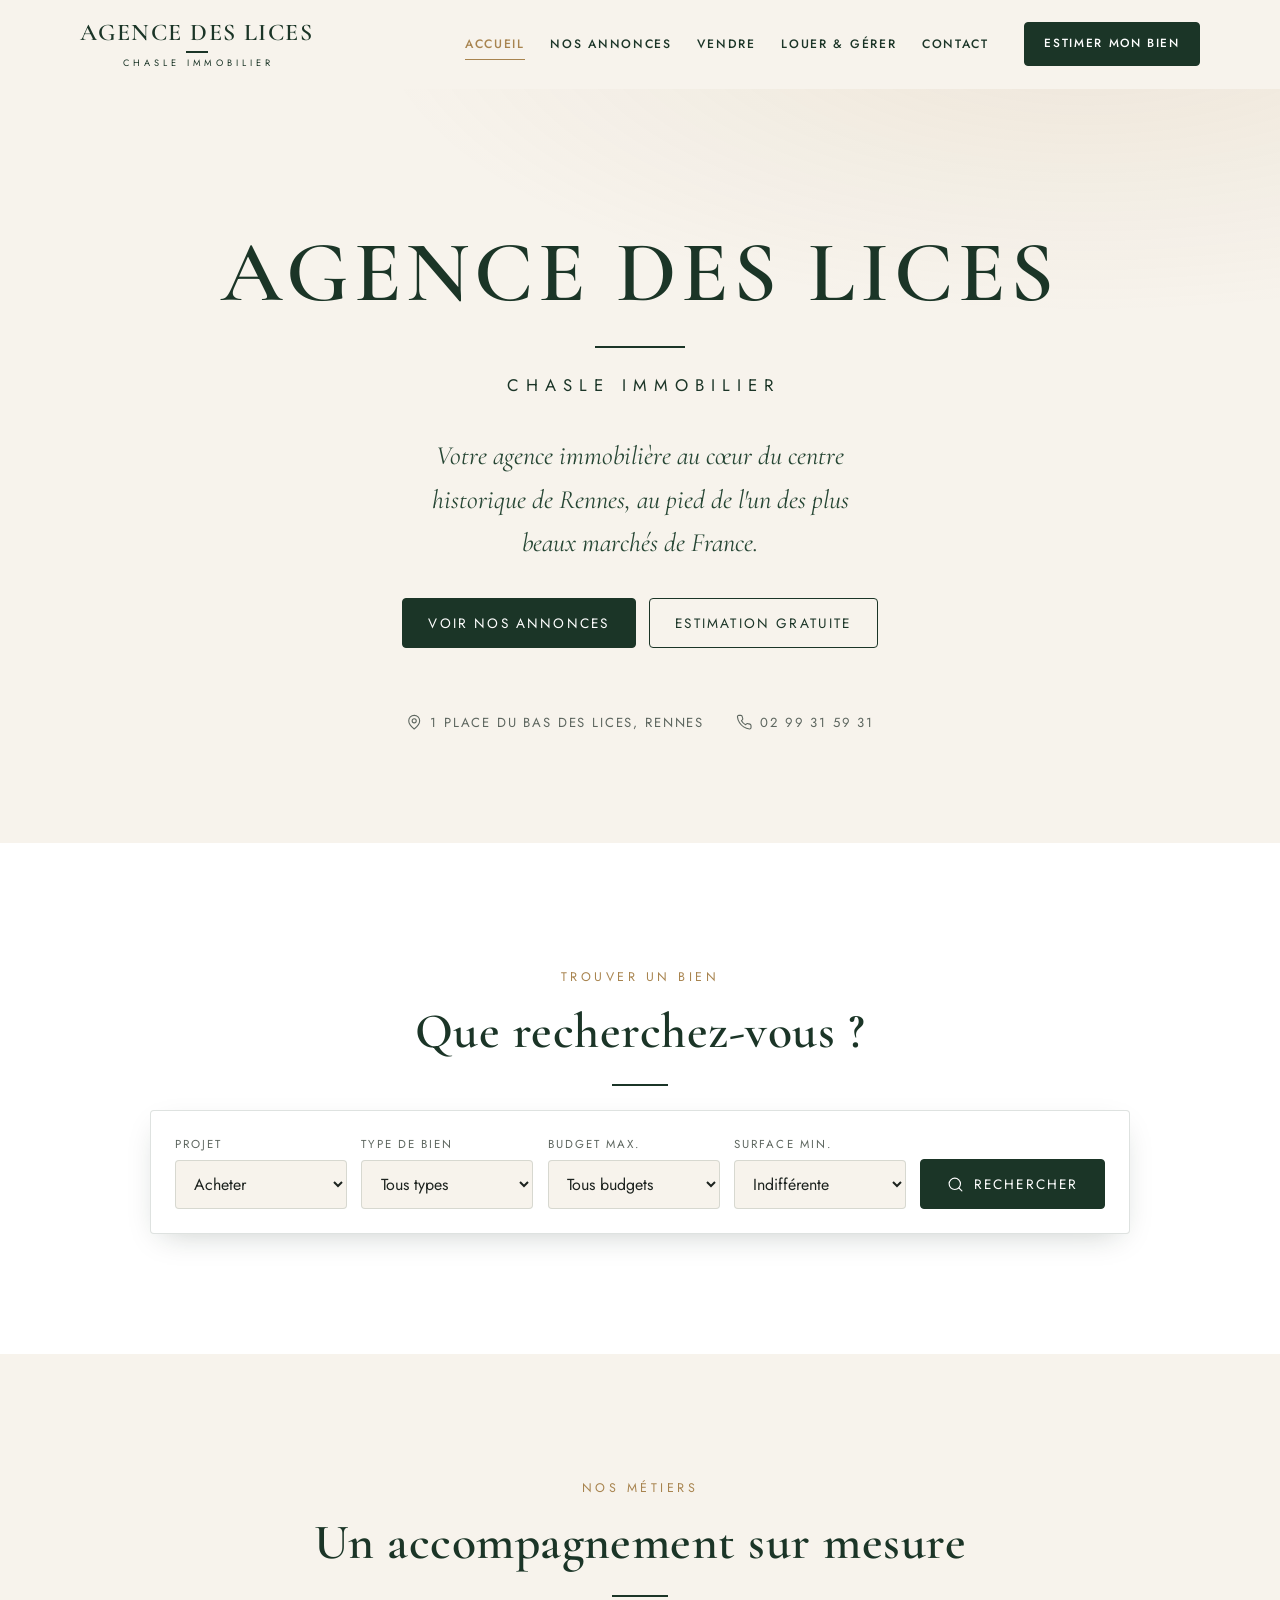
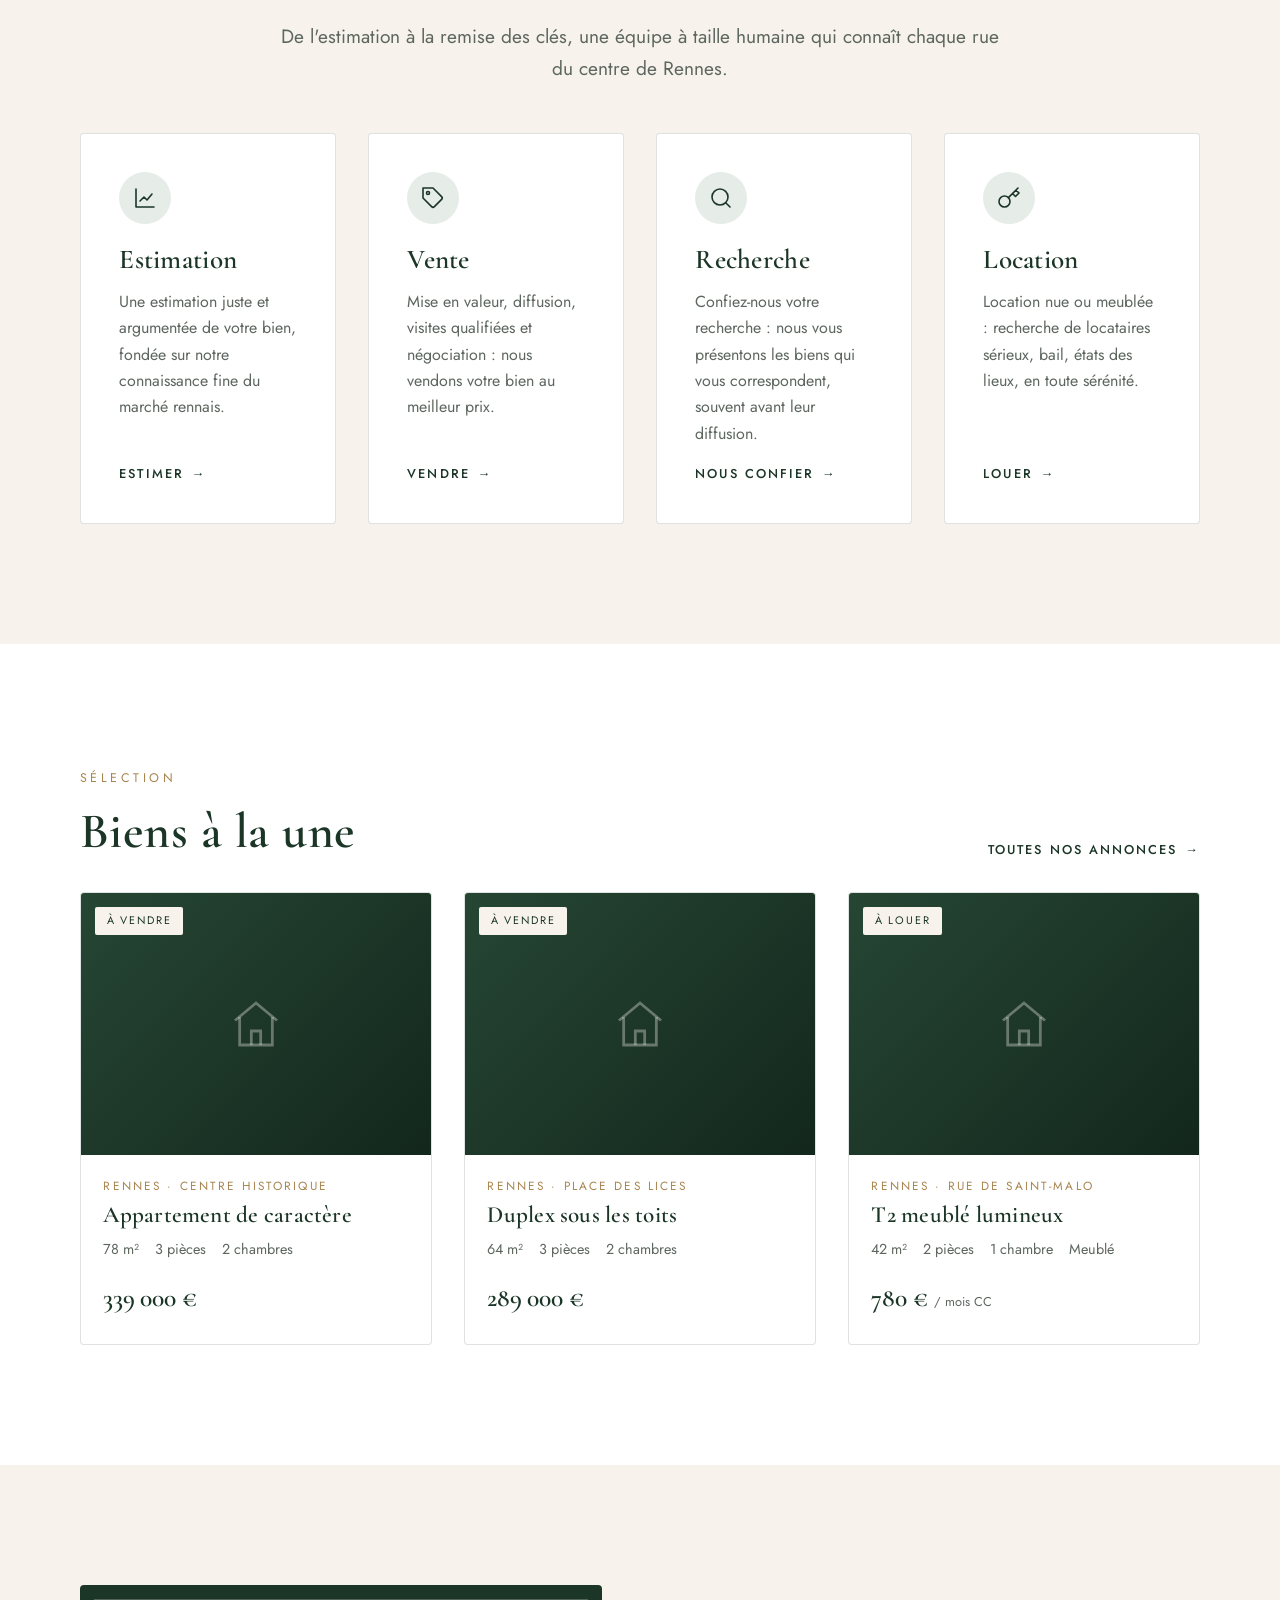
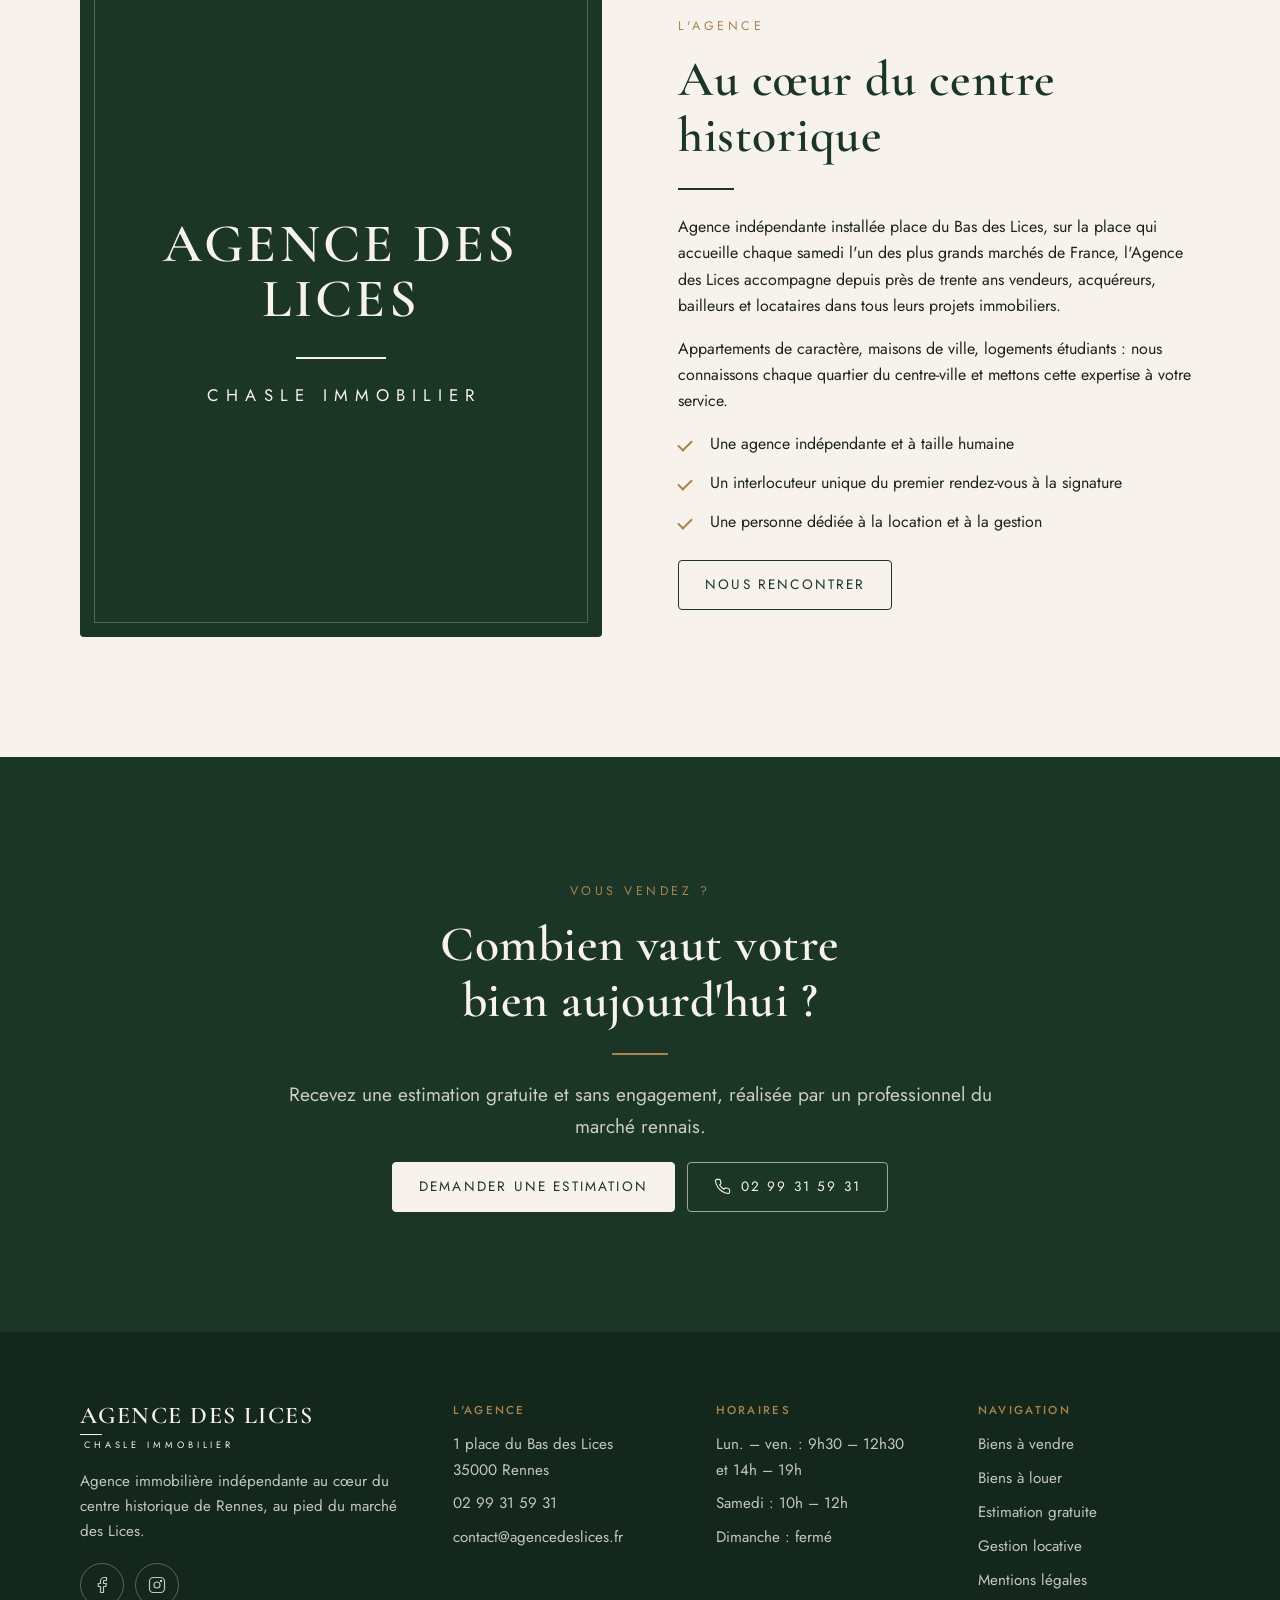
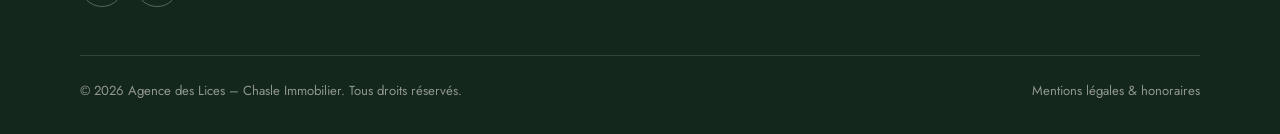
<file: index.html>
<!DOCTYPE html>
<html lang="fr">
<head>
<meta charset="utf-8">
<meta name="viewport" content="width=device-width, initial-scale=1, viewport-fit=cover">
<title>Agence des Lices – Agence immobilière Rennes centre | Chasle Immobilier</title>
<meta name="description" content="Agence immobilière indépendante au cœur du centre historique de Rennes, place des Lices : vente, achat, location et estimation d'appartements et maisons.">
<meta name="theme-color" content="#1b3527">
<meta property="og:type" content="website">
<meta property="og:title" content="Agence des Lices – Agence immobilière Rennes centre | Chasle Immobilier">
<meta property="og:description" content="Agence immobilière indépendante au cœur du centre historique de Rennes, place des Lices : vente, achat, location et estimation d'appartements et maisons.">
<meta property="og:image" content="assets/img/logo-agence-des-lices.jpg">
<link rel="icon" href="assets/img/favicon.svg" type="image/svg+xml">
<link rel="preconnect" href="https://fonts.googleapis.com">
<link rel="preconnect" href="https://fonts.gstatic.com" crossorigin>
<link href="https://fonts.googleapis.com/css2?family=Cormorant+Garamond:ital,wght@0,500;0,600;1,500&family=Jost:wght@400;500&display=swap" rel="stylesheet">
<link rel="stylesheet" href="assets/css/style.css">
</head>
<body>
<a class="skip-link" href="#contenu">Aller au contenu</a>
<header class="site-header">
  <div class="container site-header__inner">
    <a class="logo" href="index.html" aria-label="Agence des Lices – Chasle Immobilier, accueil">
  <span class="logo__name">Agence des Lices</span>
  <span class="logo__bar"></span>
  <span class="logo__sub">Chasle Immobilier</span>
</a>
    <button class="nav-toggle" type="button" aria-controls="main-nav" aria-expanded="false" aria-label="Ouvrir le menu">
      <span class="nav-toggle__bars"></span>
    </button>
    <nav class="main-nav" id="main-nav" aria-label="Navigation principale">
      <ul>
        <li><a href="index.html" aria-current="page">Accueil</a></li>
        <li><a href="annonces.html">Nos annonces</a></li>
        <li><a href="vendre.html">Vendre</a></li>
        <li><a href="louer.html">Louer & gérer</a></li>
        <li><a href="contact.html">Contact</a></li>
      </ul>
      <div class="main-nav__cta">
        <a class="main-nav__phone" href="tel:+33299315931"><svg class="icon" viewBox="0 0 24 24" fill="none" stroke="currentColor" stroke-width="1.6" stroke-linecap="round" stroke-linejoin="round" aria-hidden="true"><path d="M22 16.9v3a2 2 0 0 1-2.2 2 19.8 19.8 0 0 1-8.6-3.1 19.5 19.5 0 0 1-6-6A19.8 19.8 0 0 1 2.1 4.2 2 2 0 0 1 4.1 2h3a2 2 0 0 1 2 1.7c.1.9.4 1.8.7 2.7a2 2 0 0 1-.5 2.1L8 9.8a16 16 0 0 0 6 6l1.3-1.3a2 2 0 0 1 2.1-.4c.9.3 1.8.6 2.7.7a2 2 0 0 1 1.7 2z"/></svg> 02 99 31 59 31</a>
        <a class="btn" href="vendre.html#estimation">Estimer mon bien</a>
      </div>
    </nav>
  </div>
</header>
<main id="contenu">
<section class="hero">
  <div class="container">
    <a class="logo logo--large" href="index.html" tabindex="-1" aria-label="Agence des Lices – Chasle Immobilier, accueil">
  <span class="logo__name">Agence des Lices</span>
  <span class="logo__bar"></span>
  <span class="logo__sub">Chasle Immobilier</span>
</a>
    <p class="hero__tagline">Votre agence immobilière au cœur du centre historique de Rennes, au pied de l'un des plus beaux marchés de France.</p>
    <div class="btn-row">
      <a class="btn" href="annonces.html">Voir nos annonces</a>
      <a class="btn btn--ghost" href="vendre.html#estimation">Estimation gratuite</a>
    </div>
    <div class="hero__meta">
      <span><svg class="icon" viewBox="0 0 24 24" fill="none" stroke="currentColor" stroke-width="1.6" stroke-linecap="round" stroke-linejoin="round" aria-hidden="true"><path d="M20 10c0 6-8 12-8 12s-8-6-8-12a8 8 0 0 1 16 0z"/><circle cx="12" cy="10" r="3"/></svg> 1 place du Bas des Lices, Rennes</span>
      <span><svg class="icon" viewBox="0 0 24 24" fill="none" stroke="currentColor" stroke-width="1.6" stroke-linecap="round" stroke-linejoin="round" aria-hidden="true"><path d="M22 16.9v3a2 2 0 0 1-2.2 2 19.8 19.8 0 0 1-8.6-3.1 19.5 19.5 0 0 1-6-6A19.8 19.8 0 0 1 2.1 4.2 2 2 0 0 1 4.1 2h3a2 2 0 0 1 2 1.7c.1.9.4 1.8.7 2.7a2 2 0 0 1-.5 2.1L8 9.8a16 16 0 0 0 6 6l1.3-1.3a2 2 0 0 1 2.1-.4c.9.3 1.8.6 2.7.7a2 2 0 0 1 1.7 2z"/></svg> <a href="tel:+33299315931" style="text-decoration:none">02 99 31 59 31</a></span>
    </div>
  </div>
</section>

<section class="section section--white" aria-labelledby="recherche-titre">
  <div class="container">
    <div class="center reveal">
      <span class="eyebrow">Trouver un bien</span>
      <h2 id="recherche-titre">Que recherchez-vous ?</h2>
      <hr class="rule">
    </div>
    <form class="quick-search reveal" id="quick-search" action="annonces.html" method="get">
      <div class="field">
        <label for="qs-transaction">Projet</label>
        <select id="qs-transaction" name="transaction">
          <option value="vente">Acheter</option>
          <option value="location">Louer</option>
        </select>
      </div>
      <div class="field">
        <label for="qs-type">Type de bien</label>
        <select id="qs-type" name="type">
          <option value="">Tous types</option>
          <option>Appartement</option>
          <option>Maison</option>
          <option>Studio</option>
        </select>
      </div>
      <div class="field">
        <label for="qs-budget">Budget max.</label>
        <select id="qs-budget" name="budget"><option value="">Tous budgets</option></select>
      </div>
      <div class="field">
        <label for="qs-surface">Surface min.</label>
        <select id="qs-surface" name="surface">
          <option value="">Indifférente</option>
          <option value="20">20 m² et +</option>
          <option value="40">40 m² et +</option>
          <option value="60">60 m² et +</option>
          <option value="90">90 m² et +</option>
        </select>
      </div>
      <button class="btn" type="submit"><svg class="icon" viewBox="0 0 24 24" fill="none" stroke="currentColor" stroke-width="1.6" stroke-linecap="round" stroke-linejoin="round" aria-hidden="true"><circle cx="11" cy="11" r="8"/><path d="m21 21-4.3-4.3"/></svg> Rechercher</button>
    </form>
  </div>
</section>

<section class="section" aria-labelledby="services-titre">
  <div class="container">
    <div class="center reveal">
      <span class="eyebrow">Nos métiers</span>
      <h2 id="services-titre">Un accompagnement sur mesure</h2>
      <hr class="rule">
      <p class="lead">De l'estimation à la remise des clés, une équipe à taille humaine qui connaît chaque rue du centre de Rennes.</p>
    </div>
    <div class="grid grid--4" style="margin-top:3rem">
      <article class="service reveal">
        <div class="service__icon"><svg class="icon" viewBox="0 0 24 24" fill="none" stroke="currentColor" stroke-width="1.6" stroke-linecap="round" stroke-linejoin="round" aria-hidden="true"><path d="M3 3v18h18"/><path d="m7 15 4-4 3 3 5-6"/></svg></div>
        <h3>Estimation</h3>
        <p>Une estimation juste et argumentée de votre bien, fondée sur notre connaissance fine du marché rennais.</p>
        <a class="link" href="vendre.html#estimation">Estimer</a>
      </article>
      <article class="service reveal">
        <div class="service__icon"><svg class="icon" viewBox="0 0 24 24" fill="none" stroke="currentColor" stroke-width="1.6" stroke-linecap="round" stroke-linejoin="round" aria-hidden="true"><path d="M20.6 13.4 13.4 20.6a2 2 0 0 1-2.8 0L2 12V2h10l8.6 8.6a2 2 0 0 1 0 2.8z"/><circle cx="7" cy="7" r="1.5"/></svg></div>
        <h3>Vente</h3>
        <p>Mise en valeur, diffusion, visites qualifiées et négociation : nous vendons votre bien au meilleur prix.</p>
        <a class="link" href="vendre.html">Vendre</a>
      </article>
      <article class="service reveal">
        <div class="service__icon"><svg class="icon" viewBox="0 0 24 24" fill="none" stroke="currentColor" stroke-width="1.6" stroke-linecap="round" stroke-linejoin="round" aria-hidden="true"><circle cx="11" cy="11" r="8"/><path d="m21 21-4.3-4.3"/></svg></div>
        <h3>Recherche</h3>
        <p>Confiez-nous votre recherche : nous vous présentons les biens qui vous correspondent, souvent avant leur diffusion.</p>
        <a class="link" href="contact.html">Nous confier</a>
      </article>
      <article class="service reveal">
        <div class="service__icon"><svg class="icon" viewBox="0 0 24 24" fill="none" stroke="currentColor" stroke-width="1.6" stroke-linecap="round" stroke-linejoin="round" aria-hidden="true"><circle cx="7.5" cy="15.5" r="5.5"/><path d="m21 2-9.6 9.6M15.5 7.5l3 3L22 7l-3-3"/></svg></div>
        <h3>Location</h3>
        <p>Location nue ou meublée : recherche de locataires sérieux, bail, états des lieux, en toute sérénité.</p>
        <a class="link" href="louer.html">Louer</a>
      </article>
    </div>
  </div>
</section>

<section class="section section--white" aria-labelledby="une-titre">
  <div class="container">
    <div class="listing-toolbar reveal">
      <div>
        <span class="eyebrow">Sélection</span>
        <h2 id="une-titre" style="margin:0">Biens à la une</h2>
      </div>
      <a class="link" href="annonces.html">Toutes nos annonces</a>
    </div>
    <div class="grid grid--3" id="featured-list"></div>
  </div>
</section>

<section class="section" aria-labelledby="agence-titre">
  <div class="container split">
    <div class="figure-card reveal" aria-hidden="true">
      <div class="logo logo--large logo--light" aria-label="Agence des Lices – Chasle Immobilier, accueil">
  <span class="logo__name">Agence des Lices</span>
  <span class="logo__bar"></span>
  <span class="logo__sub">Chasle Immobilier</span>
</div>
    </div>
    <div class="reveal">
      <span class="eyebrow">L'agence</span>
      <h2 id="agence-titre">Au cœur du centre historique</h2>
      <hr class="rule">
      <p>Agence indépendante installée place du Bas des Lices, sur la place qui accueille chaque samedi l'un des plus grands marchés de France, l'Agence des Lices accompagne depuis près de trente ans vendeurs, acquéreurs, bailleurs et locataires dans tous leurs projets immobiliers.</p>
      <p>Appartements de caractère, maisons de ville, logements étudiants : nous connaissons chaque quartier du centre-ville et mettons cette expertise à votre service.</p>
      <ul class="checklist">
        <li>Une agence indépendante et à taille humaine</li>
        <li>Un interlocuteur unique du premier rendez-vous à la signature</li>
        <li>Une personne dédiée à la location et à la gestion</li>
      </ul>
      <a class="btn btn--ghost" href="contact.html">Nous rencontrer</a>
    </div>
  </div>
</section>

<section class="section section--green cta-band">
  <div class="container reveal">
    <span class="eyebrow">Vous vendez ?</span>
    <h2>Combien vaut votre bien aujourd'hui ?</h2>
    <hr class="rule" style="margin-inline:auto">
    <p class="lead" style="margin-inline:auto">Recevez une estimation gratuite et sans engagement, réalisée par un professionnel du marché rennais.</p>
    <div class="btn-row" style="justify-content:center">
      <a class="btn btn--light" href="vendre.html#estimation">Demander une estimation</a>
      <a class="btn btn--outline-light" href="tel:+33299315931"><svg class="icon" viewBox="0 0 24 24" fill="none" stroke="currentColor" stroke-width="1.6" stroke-linecap="round" stroke-linejoin="round" aria-hidden="true"><path d="M22 16.9v3a2 2 0 0 1-2.2 2 19.8 19.8 0 0 1-8.6-3.1 19.5 19.5 0 0 1-6-6A19.8 19.8 0 0 1 2.1 4.2 2 2 0 0 1 4.1 2h3a2 2 0 0 1 2 1.7c.1.9.4 1.8.7 2.7a2 2 0 0 1-.5 2.1L8 9.8a16 16 0 0 0 6 6l1.3-1.3a2 2 0 0 1 2.1-.4c.9.3 1.8.6 2.7.7a2 2 0 0 1 1.7 2z"/></svg> 02 99 31 59 31</a>
    </div>
  </div>
</section>
</main>
<footer class="site-footer">
  <div class="container">
    <div class="footer-grid">
      <div>
        <a class="logo logo--light" href="index.html" aria-label="Agence des Lices – Chasle Immobilier, accueil">
  <span class="logo__name">Agence des Lices</span>
  <span class="logo__bar"></span>
  <span class="logo__sub">Chasle Immobilier</span>
</a>
        <p>Agence immobilière indépendante au cœur du centre historique de Rennes, au pied du marché des Lices.</p>
        <div class="socials">
          <a href="https://www.facebook.com/p/Agence-Des-Lices-100075932154229/" target="_blank" rel="noopener" aria-label="Facebook"><svg class="icon" viewBox="0 0 24 24" fill="none" stroke="currentColor" stroke-width="1.6" stroke-linecap="round" stroke-linejoin="round" aria-hidden="true"><path d="M18 2h-3a5 5 0 0 0-5 5v3H7v4h3v8h4v-8h3l1-4h-4V7a1 1 0 0 1 1-1h3z"/></svg></a>
          <a href="https://www.instagram.com/" target="_blank" rel="noopener" aria-label="Instagram"><svg class="icon" viewBox="0 0 24 24" fill="none" stroke="currentColor" stroke-width="1.6" stroke-linecap="round" stroke-linejoin="round" aria-hidden="true"><rect x="2" y="2" width="20" height="20" rx="5"/><circle cx="12" cy="12" r="4"/><circle cx="17.5" cy="6.5" r=".8" fill="currentColor"/></svg></a>
        </div>
      </div>
      <div>
        <h2 class="footer-title">L'agence</h2>
        <ul class="footer-list">
          <li>1 place du Bas des Lices<br>35000 Rennes</li>
          <li><a href="tel:+33299315931">02 99 31 59 31</a></li>
          <li><a href="mailto:contact@agencedeslices.fr">contact@agencedeslices.fr</a></li>
        </ul>
      </div>
      <div>
        <h2 class="footer-title">Horaires</h2>
        <ul class="footer-list">
          <li>Lun. – ven. : 9h30 – 12h30<br>et 14h – 19h</li>
          <li>Samedi : 10h – 12h</li>
          <li>Dimanche : fermé</li>
        </ul>
      </div>
      <div>
        <h2 class="footer-title">Navigation</h2>
        <ul class="footer-list">
          <li><a href="annonces.html?transaction=vente">Biens à vendre</a></li>
          <li><a href="annonces.html?transaction=location">Biens à louer</a></li>
          <li><a href="vendre.html#estimation">Estimation gratuite</a></li>
          <li><a href="louer.html">Gestion locative</a></li>
          <li><a href="mentions-legales.html">Mentions légales</a></li>
        </ul>
      </div>
    </div>
    <div class="footer-bottom">
      <span>© <span data-year>2026</span> Agence des Lices – Chasle Immobilier. Tous droits réservés.</span>
      <a href="mentions-legales.html">Mentions légales &amp; honoraires</a>
    </div>
  </div>
</footer>
<a class="call-fab" href="tel:+33299315931" aria-label="Appeler l'agence au 02 99 31 59 31"><svg class="icon" viewBox="0 0 24 24" fill="none" stroke="currentColor" stroke-width="1.6" stroke-linecap="round" stroke-linejoin="round" aria-hidden="true"><path d="M22 16.9v3a2 2 0 0 1-2.2 2 19.8 19.8 0 0 1-8.6-3.1 19.5 19.5 0 0 1-6-6A19.8 19.8 0 0 1 2.1 4.2 2 2 0 0 1 4.1 2h3a2 2 0 0 1 2 1.7c.1.9.4 1.8.7 2.7a2 2 0 0 1-.5 2.1L8 9.8a16 16 0 0 0 6 6l1.3-1.3a2 2 0 0 1 2.1-.4c.9.3 1.8.6 2.7.7a2 2 0 0 1 1.7 2z"/></svg></a>
<script src="assets/js/biens.js" defer></script>
<script src="assets/js/main.js" defer></script>
</body>
</html>
</file>
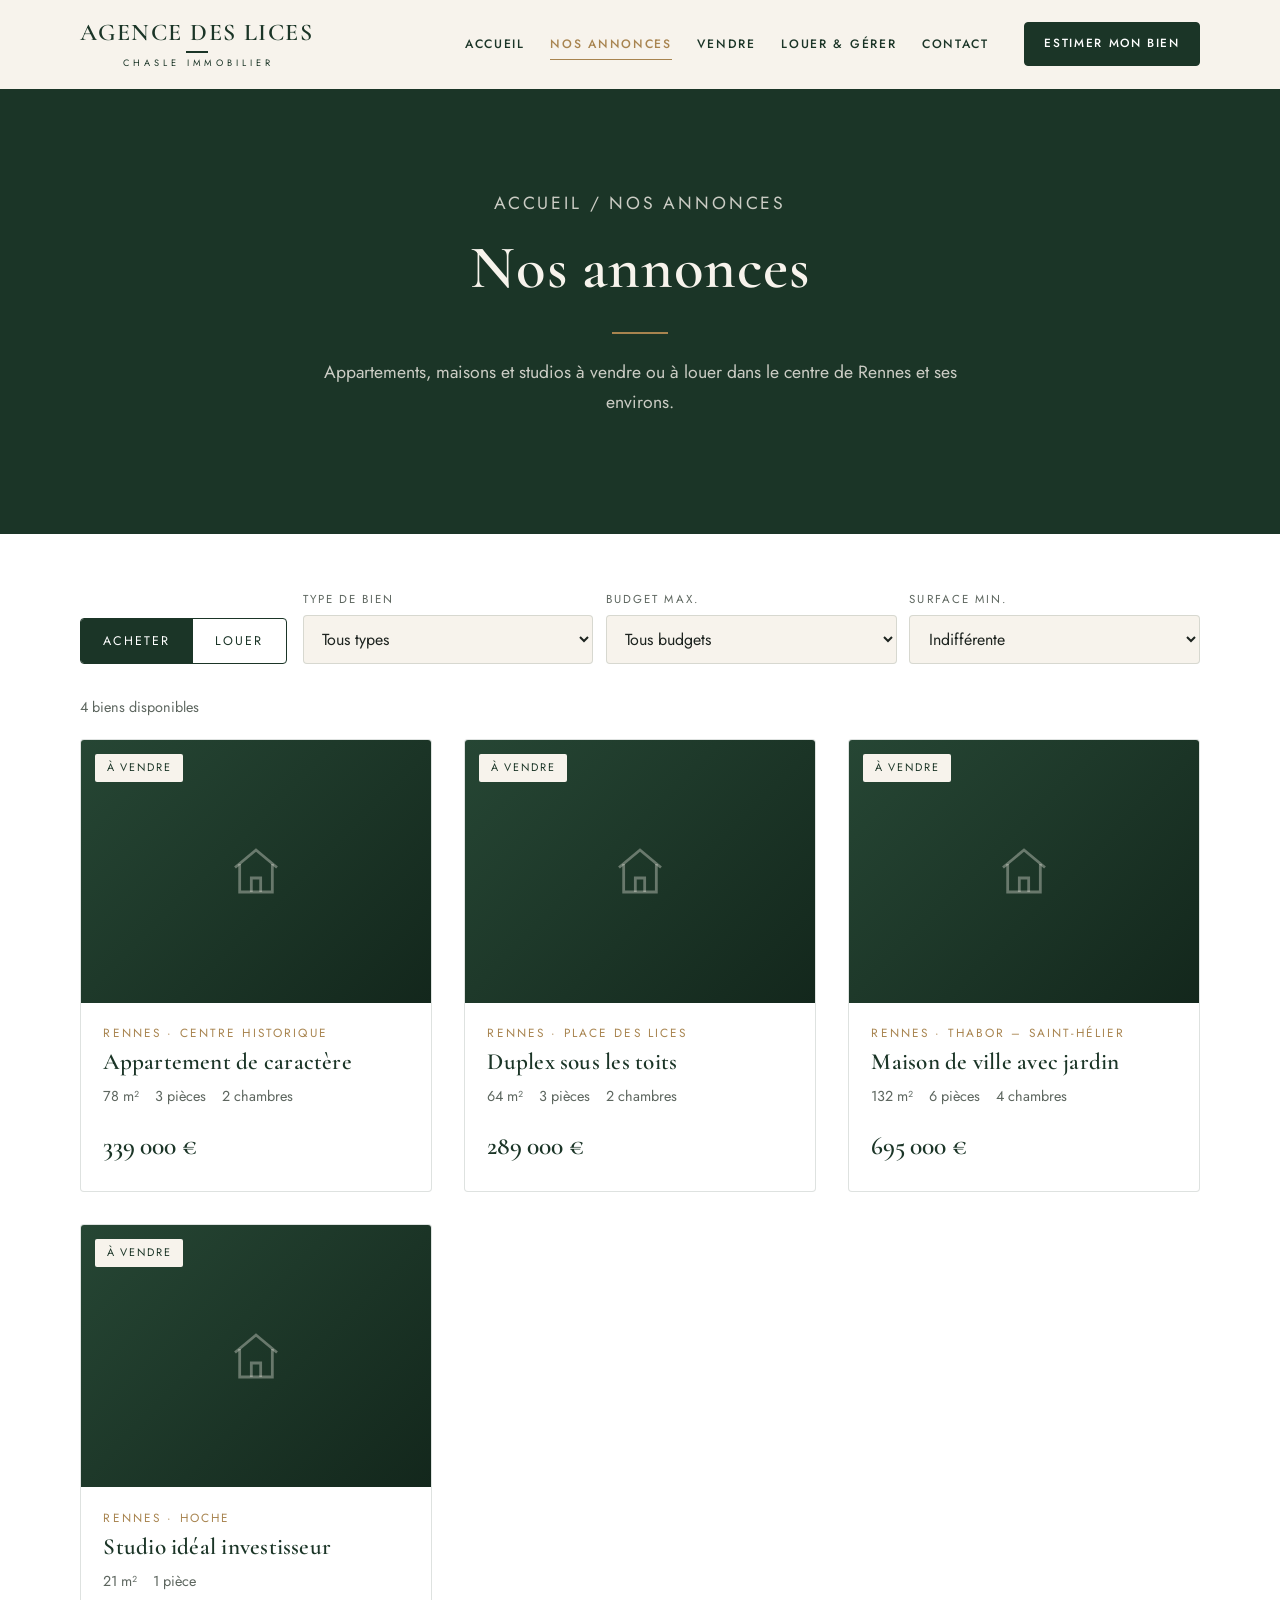
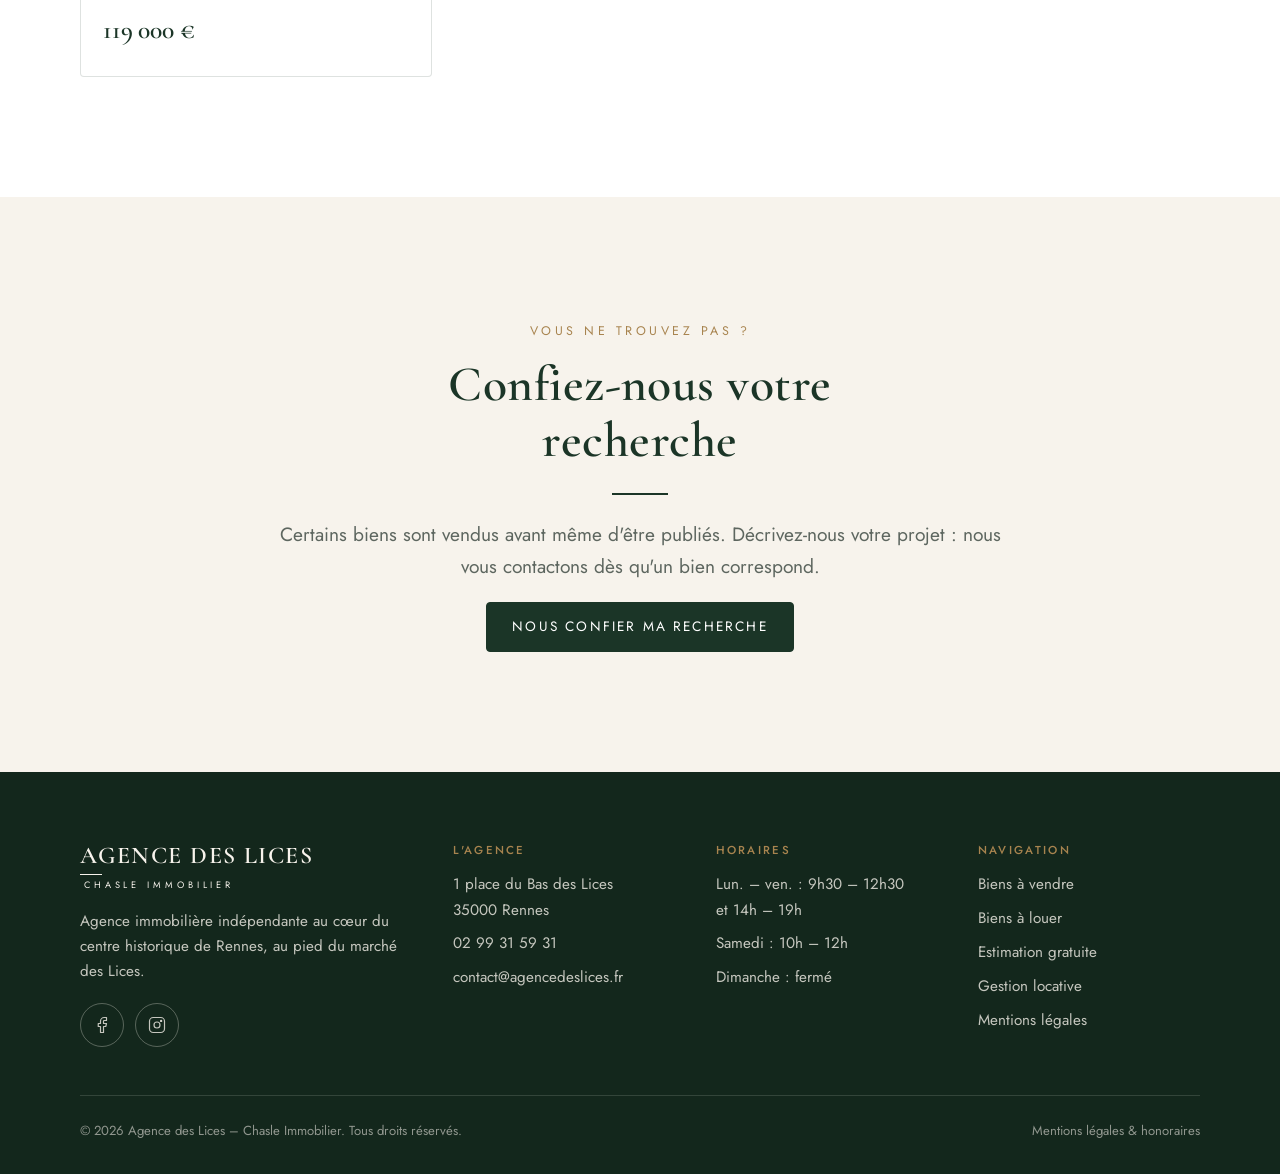
<file: annonces.html>
<!DOCTYPE html>
<html lang="fr">
<head>
<meta charset="utf-8">
<meta name="viewport" content="width=device-width, initial-scale=1, viewport-fit=cover">
<title>Nos annonces – Vente et location à Rennes | Agence des Lices</title>
<meta name="description" content="Découvrez les appartements, maisons et studios à vendre ou à louer par l'Agence des Lices, dans le centre historique de Rennes.">
<meta name="theme-color" content="#1b3527">
<meta property="og:type" content="website">
<meta property="og:title" content="Nos annonces – Vente et location à Rennes | Agence des Lices">
<meta property="og:description" content="Découvrez les appartements, maisons et studios à vendre ou à louer par l'Agence des Lices, dans le centre historique de Rennes.">
<meta property="og:image" content="assets/img/logo-agence-des-lices.jpg">
<link rel="icon" href="assets/img/favicon.svg" type="image/svg+xml">
<link rel="preconnect" href="https://fonts.googleapis.com">
<link rel="preconnect" href="https://fonts.gstatic.com" crossorigin>
<link href="https://fonts.googleapis.com/css2?family=Cormorant+Garamond:ital,wght@0,500;0,600;1,500&family=Jost:wght@400;500&display=swap" rel="stylesheet">
<link rel="stylesheet" href="assets/css/style.css">
</head>
<body>
<a class="skip-link" href="#contenu">Aller au contenu</a>
<header class="site-header">
  <div class="container site-header__inner">
    <a class="logo" href="index.html" aria-label="Agence des Lices – Chasle Immobilier, accueil">
  <span class="logo__name">Agence des Lices</span>
  <span class="logo__bar"></span>
  <span class="logo__sub">Chasle Immobilier</span>
</a>
    <button class="nav-toggle" type="button" aria-controls="main-nav" aria-expanded="false" aria-label="Ouvrir le menu">
      <span class="nav-toggle__bars"></span>
    </button>
    <nav class="main-nav" id="main-nav" aria-label="Navigation principale">
      <ul>
        <li><a href="index.html">Accueil</a></li>
        <li><a href="annonces.html" aria-current="page">Nos annonces</a></li>
        <li><a href="vendre.html">Vendre</a></li>
        <li><a href="louer.html">Louer & gérer</a></li>
        <li><a href="contact.html">Contact</a></li>
      </ul>
      <div class="main-nav__cta">
        <a class="main-nav__phone" href="tel:+33299315931"><svg class="icon" viewBox="0 0 24 24" fill="none" stroke="currentColor" stroke-width="1.6" stroke-linecap="round" stroke-linejoin="round" aria-hidden="true"><path d="M22 16.9v3a2 2 0 0 1-2.2 2 19.8 19.8 0 0 1-8.6-3.1 19.5 19.5 0 0 1-6-6A19.8 19.8 0 0 1 2.1 4.2 2 2 0 0 1 4.1 2h3a2 2 0 0 1 2 1.7c.1.9.4 1.8.7 2.7a2 2 0 0 1-.5 2.1L8 9.8a16 16 0 0 0 6 6l1.3-1.3a2 2 0 0 1 2.1-.4c.9.3 1.8.6 2.7.7a2 2 0 0 1 1.7 2z"/></svg> 02 99 31 59 31</a>
        <a class="btn" href="vendre.html#estimation">Estimer mon bien</a>
      </div>
    </nav>
  </div>
</header>
<main id="contenu">
<section class="page-hero">
  <div class="container">
    <p class="breadcrumb"><a href="index.html">Accueil</a> / Nos annonces</p>
    <h1>Nos annonces</h1>
    <hr class="rule">
    <p>Appartements, maisons et studios à vendre ou à louer dans le centre de Rennes et ses environs.</p>
  </div>
</section>
<section class="section section--white" style="padding-top:56px">
  <div class="container">
    <div class="listing-toolbar">
      <div class="segmented" role="group" aria-label="Type de transaction">
        <button type="button" data-transaction="vente" aria-pressed="true">Acheter</button>
        <button type="button" data-transaction="location" aria-pressed="false">Louer</button>
      </div>
      <div class="listing-filters">
        <div class="field">
          <label for="f-type">Type de bien</label>
          <select id="f-type">
            <option value="">Tous types</option>
            <option>Appartement</option>
            <option>Maison</option>
            <option>Studio</option>
          </select>
        </div>
        <div class="field">
          <label for="f-budget">Budget max.</label>
          <select id="f-budget"></select>
        </div>
        <div class="field">
          <label for="f-surface">Surface min.</label>
          <select id="f-surface">
            <option value="">Indifférente</option>
            <option value="20">20 m² et +</option>
            <option value="40">40 m² et +</option>
            <option value="60">60 m² et +</option>
            <option value="90">90 m² et +</option>
          </select>
        </div>
      </div>
    </div>
    <p class="listing-count" id="listing-count" aria-live="polite"></p>
    <div class="grid grid--3" id="listing"></div>
  </div>
</section>

<section class="section cta-band">
  <div class="container reveal">
    <span class="eyebrow">Vous ne trouvez pas ?</span>
    <h2>Confiez-nous votre recherche</h2>
    <hr class="rule" style="margin-inline:auto">
    <p class="lead" style="margin-inline:auto">Certains biens sont vendus avant même d'être publiés. Décrivez-nous votre projet : nous vous contactons dès qu'un bien correspond.</p>
    <a class="btn" href="contact.html">Nous confier ma recherche</a>
  </div>
</section>
</main>
<footer class="site-footer">
  <div class="container">
    <div class="footer-grid">
      <div>
        <a class="logo logo--light" href="index.html" aria-label="Agence des Lices – Chasle Immobilier, accueil">
  <span class="logo__name">Agence des Lices</span>
  <span class="logo__bar"></span>
  <span class="logo__sub">Chasle Immobilier</span>
</a>
        <p>Agence immobilière indépendante au cœur du centre historique de Rennes, au pied du marché des Lices.</p>
        <div class="socials">
          <a href="https://www.facebook.com/p/Agence-Des-Lices-100075932154229/" target="_blank" rel="noopener" aria-label="Facebook"><svg class="icon" viewBox="0 0 24 24" fill="none" stroke="currentColor" stroke-width="1.6" stroke-linecap="round" stroke-linejoin="round" aria-hidden="true"><path d="M18 2h-3a5 5 0 0 0-5 5v3H7v4h3v8h4v-8h3l1-4h-4V7a1 1 0 0 1 1-1h3z"/></svg></a>
          <a href="https://www.instagram.com/" target="_blank" rel="noopener" aria-label="Instagram"><svg class="icon" viewBox="0 0 24 24" fill="none" stroke="currentColor" stroke-width="1.6" stroke-linecap="round" stroke-linejoin="round" aria-hidden="true"><rect x="2" y="2" width="20" height="20" rx="5"/><circle cx="12" cy="12" r="4"/><circle cx="17.5" cy="6.5" r=".8" fill="currentColor"/></svg></a>
        </div>
      </div>
      <div>
        <h2 class="footer-title">L'agence</h2>
        <ul class="footer-list">
          <li>1 place du Bas des Lices<br>35000 Rennes</li>
          <li><a href="tel:+33299315931">02 99 31 59 31</a></li>
          <li><a href="mailto:contact@agencedeslices.fr">contact@agencedeslices.fr</a></li>
        </ul>
      </div>
      <div>
        <h2 class="footer-title">Horaires</h2>
        <ul class="footer-list">
          <li>Lun. – ven. : 9h30 – 12h30<br>et 14h – 19h</li>
          <li>Samedi : 10h – 12h</li>
          <li>Dimanche : fermé</li>
        </ul>
      </div>
      <div>
        <h2 class="footer-title">Navigation</h2>
        <ul class="footer-list">
          <li><a href="annonces.html?transaction=vente">Biens à vendre</a></li>
          <li><a href="annonces.html?transaction=location">Biens à louer</a></li>
          <li><a href="vendre.html#estimation">Estimation gratuite</a></li>
          <li><a href="louer.html">Gestion locative</a></li>
          <li><a href="mentions-legales.html">Mentions légales</a></li>
        </ul>
      </div>
    </div>
    <div class="footer-bottom">
      <span>© <span data-year>2026</span> Agence des Lices – Chasle Immobilier. Tous droits réservés.</span>
      <a href="mentions-legales.html">Mentions légales &amp; honoraires</a>
    </div>
  </div>
</footer>
<a class="call-fab" href="tel:+33299315931" aria-label="Appeler l'agence au 02 99 31 59 31"><svg class="icon" viewBox="0 0 24 24" fill="none" stroke="currentColor" stroke-width="1.6" stroke-linecap="round" stroke-linejoin="round" aria-hidden="true"><path d="M22 16.9v3a2 2 0 0 1-2.2 2 19.8 19.8 0 0 1-8.6-3.1 19.5 19.5 0 0 1-6-6A19.8 19.8 0 0 1 2.1 4.2 2 2 0 0 1 4.1 2h3a2 2 0 0 1 2 1.7c.1.9.4 1.8.7 2.7a2 2 0 0 1-.5 2.1L8 9.8a16 16 0 0 0 6 6l1.3-1.3a2 2 0 0 1 2.1-.4c.9.3 1.8.6 2.7.7a2 2 0 0 1 1.7 2z"/></svg></a>
<script src="assets/js/biens.js" defer></script>
<script src="assets/js/main.js" defer></script>
</body>
</html>
</file>
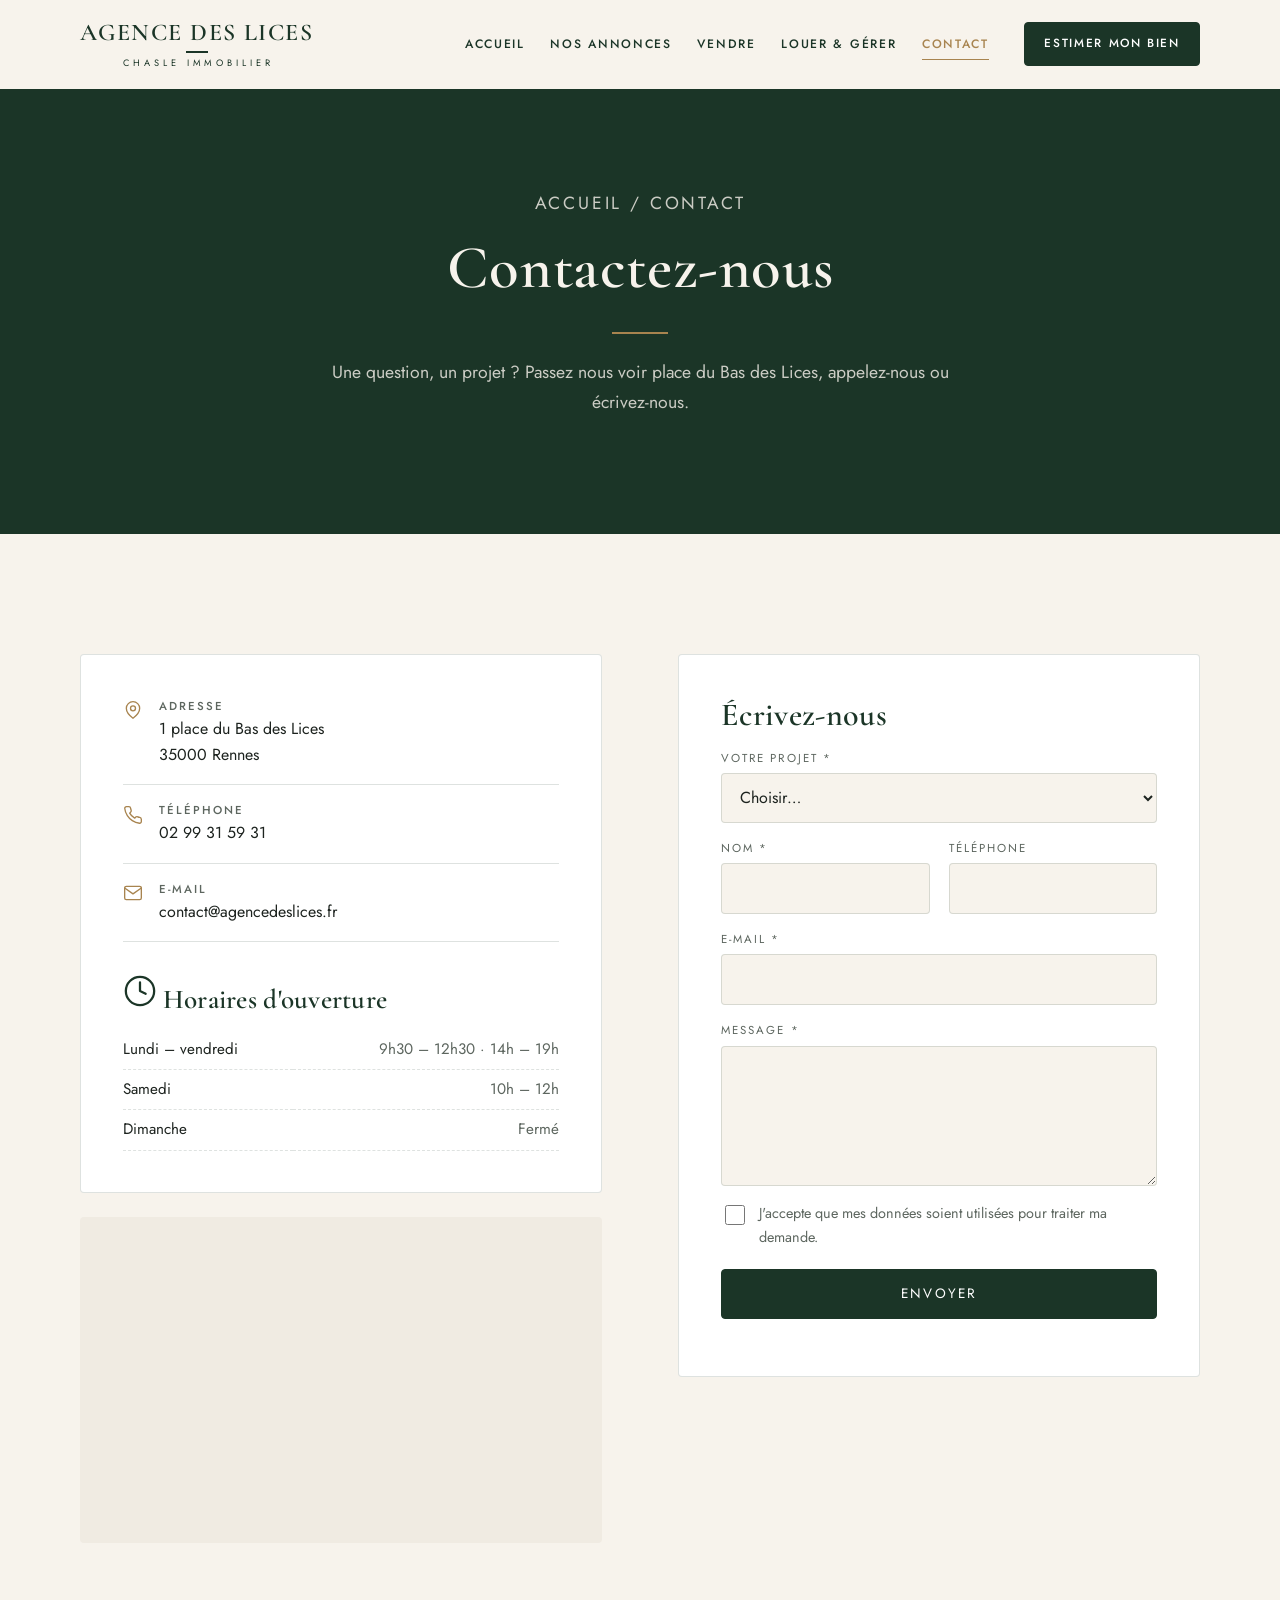
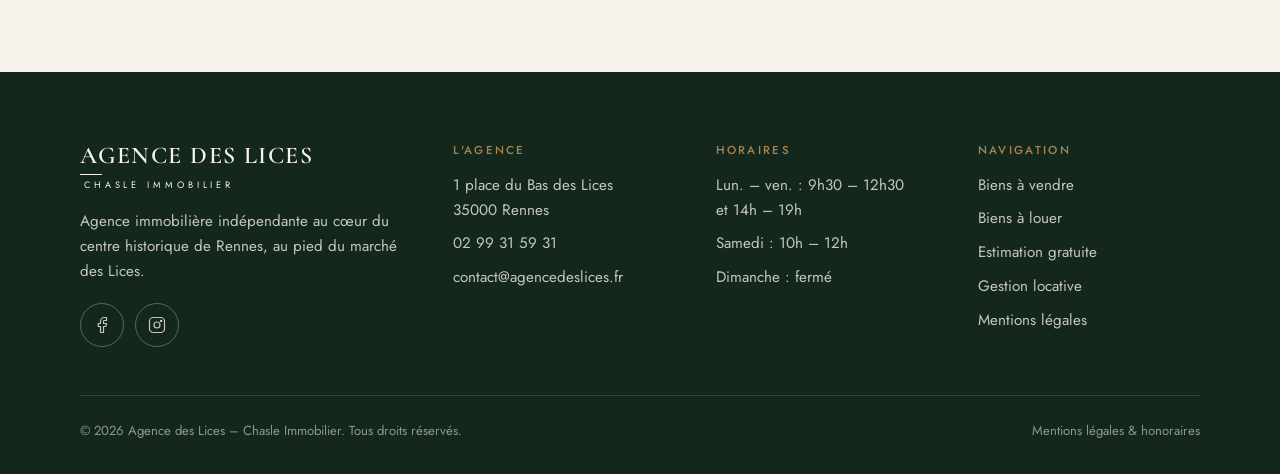
<file: contact.html>
<!DOCTYPE html>
<html lang="fr">
<head>
<meta charset="utf-8">
<meta name="viewport" content="width=device-width, initial-scale=1, viewport-fit=cover">
<title>Contact – Agence des Lices, place des Lices à Rennes</title>
<meta name="description" content="Contactez l'Agence des Lices : 1 place du Bas des Lices, 35000 Rennes. Tél. 02 99 31 59 31. Ouvert du lundi au samedi.">
<meta name="theme-color" content="#1b3527">
<meta property="og:type" content="website">
<meta property="og:title" content="Contact – Agence des Lices, place des Lices à Rennes">
<meta property="og:description" content="Contactez l'Agence des Lices : 1 place du Bas des Lices, 35000 Rennes. Tél. 02 99 31 59 31. Ouvert du lundi au samedi.">
<meta property="og:image" content="assets/img/logo-agence-des-lices.jpg">
<link rel="icon" href="assets/img/favicon.svg" type="image/svg+xml">
<link rel="preconnect" href="https://fonts.googleapis.com">
<link rel="preconnect" href="https://fonts.gstatic.com" crossorigin>
<link href="https://fonts.googleapis.com/css2?family=Cormorant+Garamond:ital,wght@0,500;0,600;1,500&family=Jost:wght@400;500&display=swap" rel="stylesheet">
<link rel="stylesheet" href="assets/css/style.css">
</head>
<body>
<a class="skip-link" href="#contenu">Aller au contenu</a>
<header class="site-header">
  <div class="container site-header__inner">
    <a class="logo" href="index.html" aria-label="Agence des Lices – Chasle Immobilier, accueil">
  <span class="logo__name">Agence des Lices</span>
  <span class="logo__bar"></span>
  <span class="logo__sub">Chasle Immobilier</span>
</a>
    <button class="nav-toggle" type="button" aria-controls="main-nav" aria-expanded="false" aria-label="Ouvrir le menu">
      <span class="nav-toggle__bars"></span>
    </button>
    <nav class="main-nav" id="main-nav" aria-label="Navigation principale">
      <ul>
        <li><a href="index.html">Accueil</a></li>
        <li><a href="annonces.html">Nos annonces</a></li>
        <li><a href="vendre.html">Vendre</a></li>
        <li><a href="louer.html">Louer & gérer</a></li>
        <li><a href="contact.html" aria-current="page">Contact</a></li>
      </ul>
      <div class="main-nav__cta">
        <a class="main-nav__phone" href="tel:+33299315931"><svg class="icon" viewBox="0 0 24 24" fill="none" stroke="currentColor" stroke-width="1.6" stroke-linecap="round" stroke-linejoin="round" aria-hidden="true"><path d="M22 16.9v3a2 2 0 0 1-2.2 2 19.8 19.8 0 0 1-8.6-3.1 19.5 19.5 0 0 1-6-6A19.8 19.8 0 0 1 2.1 4.2 2 2 0 0 1 4.1 2h3a2 2 0 0 1 2 1.7c.1.9.4 1.8.7 2.7a2 2 0 0 1-.5 2.1L8 9.8a16 16 0 0 0 6 6l1.3-1.3a2 2 0 0 1 2.1-.4c.9.3 1.8.6 2.7.7a2 2 0 0 1 1.7 2z"/></svg> 02 99 31 59 31</a>
        <a class="btn" href="vendre.html#estimation">Estimer mon bien</a>
      </div>
    </nav>
  </div>
</header>
<main id="contenu">
<section class="page-hero">
  <div class="container">
    <p class="breadcrumb"><a href="index.html">Accueil</a> / Contact</p>
    <h1>Contactez-nous</h1>
    <hr class="rule">
    <p>Une question, un projet ? Passez nous voir place du Bas des Lices, appelez-nous ou écrivez-nous.</p>
  </div>
</section>
<section class="section">
  <div class="container split" style="align-items:start">
    <div class="reveal">
      <div class="contact-card">
        <ul class="contact-list">
          <li><svg class="icon" viewBox="0 0 24 24" fill="none" stroke="currentColor" stroke-width="1.6" stroke-linecap="round" stroke-linejoin="round" aria-hidden="true"><path d="M20 10c0 6-8 12-8 12s-8-6-8-12a8 8 0 0 1 16 0z"/><circle cx="12" cy="10" r="3"/></svg><div><strong>Adresse</strong>1 place du Bas des Lices<br>35000 Rennes</div></li>
          <li><svg class="icon" viewBox="0 0 24 24" fill="none" stroke="currentColor" stroke-width="1.6" stroke-linecap="round" stroke-linejoin="round" aria-hidden="true"><path d="M22 16.9v3a2 2 0 0 1-2.2 2 19.8 19.8 0 0 1-8.6-3.1 19.5 19.5 0 0 1-6-6A19.8 19.8 0 0 1 2.1 4.2 2 2 0 0 1 4.1 2h3a2 2 0 0 1 2 1.7c.1.9.4 1.8.7 2.7a2 2 0 0 1-.5 2.1L8 9.8a16 16 0 0 0 6 6l1.3-1.3a2 2 0 0 1 2.1-.4c.9.3 1.8.6 2.7.7a2 2 0 0 1 1.7 2z"/></svg><div><strong>Téléphone</strong><a href="tel:+33299315931">02 99 31 59 31</a></div></li>
          <li><svg class="icon" viewBox="0 0 24 24" fill="none" stroke="currentColor" stroke-width="1.6" stroke-linecap="round" stroke-linejoin="round" aria-hidden="true"><rect x="2" y="4" width="20" height="16" rx="2"/><path d="m22 6-10 7L2 6"/></svg><div><strong>E-mail</strong><a href="mailto:contact@agencedeslices.fr">contact@agencedeslices.fr</a></div></li>
        </ul>
        <h3><svg class="icon" viewBox="0 0 24 24" fill="none" stroke="currentColor" stroke-width="1.6" stroke-linecap="round" stroke-linejoin="round" aria-hidden="true"><circle cx="12" cy="12" r="10"/><path d="M12 6v6l4 2"/></svg> Horaires d'ouverture</h3>
        <table class="hours">
          <tr><th scope="row">Lundi – vendredi</th><td>9h30 – 12h30 · 14h – 19h</td></tr>
          <tr><th scope="row">Samedi</th><td>10h – 12h</td></tr>
          <tr><th scope="row">Dimanche</th><td>Fermé</td></tr>
        </table>
      </div>
      <iframe class="map" style="margin-top:1.5rem" title="Plan d'accès – 1 place du Bas des Lices, Rennes" loading="lazy"
        src="https://www.openstreetmap.org/export/embed.html?bbox=-1.6852%2C48.1106%2C-1.6772%2C48.1146&amp;layer=mapnik&amp;marker=48.1126%2C-1.6812"></iframe>
    </div>
    <form class="contact-card reveal" data-mailto="contact@agencedeslices.fr" data-subject="Contact depuis le site">
      <h2 style="font-size:2rem">Écrivez-nous</h2>
      <div class="form-grid">
        <div class="field full">
          <label for="c-objet">Votre projet *</label>
          <select id="c-objet" name="objet" required>
            <option value="">Choisir…</option>
            <option>Acheter un bien</option>
            <option>Vendre un bien</option>
            <option>Louer un logement</option>
            <option>Mettre mon bien en location</option>
            <option>Autre demande</option>
          </select>
        </div>
        <div class="field">
          <label for="c-nom">Nom *</label>
          <input id="c-nom" name="nom" type="text" autocomplete="name" required>
        </div>
        <div class="field">
          <label for="c-tel">Téléphone</label>
          <input id="c-tel" name="telephone" type="tel" autocomplete="tel">
        </div>
        <div class="field full">
          <label for="c-email">E-mail *</label>
          <input id="c-email" name="email" type="email" autocomplete="email" required>
        </div>
        <div class="field full">
          <label for="c-message">Message *</label>
          <textarea id="c-message" name="message" required></textarea>
        </div>
      </div>
      <label class="checkbox"><input type="checkbox" required> J'accepte que mes données soient utilisées pour traiter ma demande.</label>
      <button class="btn" type="submit" style="width:100%">Envoyer</button>
      <p class="form-status" role="status"></p>
    </form>
  </div>
</section>
</main>
<footer class="site-footer">
  <div class="container">
    <div class="footer-grid">
      <div>
        <a class="logo logo--light" href="index.html" aria-label="Agence des Lices – Chasle Immobilier, accueil">
  <span class="logo__name">Agence des Lices</span>
  <span class="logo__bar"></span>
  <span class="logo__sub">Chasle Immobilier</span>
</a>
        <p>Agence immobilière indépendante au cœur du centre historique de Rennes, au pied du marché des Lices.</p>
        <div class="socials">
          <a href="https://www.facebook.com/p/Agence-Des-Lices-100075932154229/" target="_blank" rel="noopener" aria-label="Facebook"><svg class="icon" viewBox="0 0 24 24" fill="none" stroke="currentColor" stroke-width="1.6" stroke-linecap="round" stroke-linejoin="round" aria-hidden="true"><path d="M18 2h-3a5 5 0 0 0-5 5v3H7v4h3v8h4v-8h3l1-4h-4V7a1 1 0 0 1 1-1h3z"/></svg></a>
          <a href="https://www.instagram.com/" target="_blank" rel="noopener" aria-label="Instagram"><svg class="icon" viewBox="0 0 24 24" fill="none" stroke="currentColor" stroke-width="1.6" stroke-linecap="round" stroke-linejoin="round" aria-hidden="true"><rect x="2" y="2" width="20" height="20" rx="5"/><circle cx="12" cy="12" r="4"/><circle cx="17.5" cy="6.5" r=".8" fill="currentColor"/></svg></a>
        </div>
      </div>
      <div>
        <h2 class="footer-title">L'agence</h2>
        <ul class="footer-list">
          <li>1 place du Bas des Lices<br>35000 Rennes</li>
          <li><a href="tel:+33299315931">02 99 31 59 31</a></li>
          <li><a href="mailto:contact@agencedeslices.fr">contact@agencedeslices.fr</a></li>
        </ul>
      </div>
      <div>
        <h2 class="footer-title">Horaires</h2>
        <ul class="footer-list">
          <li>Lun. – ven. : 9h30 – 12h30<br>et 14h – 19h</li>
          <li>Samedi : 10h – 12h</li>
          <li>Dimanche : fermé</li>
        </ul>
      </div>
      <div>
        <h2 class="footer-title">Navigation</h2>
        <ul class="footer-list">
          <li><a href="annonces.html?transaction=vente">Biens à vendre</a></li>
          <li><a href="annonces.html?transaction=location">Biens à louer</a></li>
          <li><a href="vendre.html#estimation">Estimation gratuite</a></li>
          <li><a href="louer.html">Gestion locative</a></li>
          <li><a href="mentions-legales.html">Mentions légales</a></li>
        </ul>
      </div>
    </div>
    <div class="footer-bottom">
      <span>© <span data-year>2026</span> Agence des Lices – Chasle Immobilier. Tous droits réservés.</span>
      <a href="mentions-legales.html">Mentions légales &amp; honoraires</a>
    </div>
  </div>
</footer>
<a class="call-fab" href="tel:+33299315931" aria-label="Appeler l'agence au 02 99 31 59 31"><svg class="icon" viewBox="0 0 24 24" fill="none" stroke="currentColor" stroke-width="1.6" stroke-linecap="round" stroke-linejoin="round" aria-hidden="true"><path d="M22 16.9v3a2 2 0 0 1-2.2 2 19.8 19.8 0 0 1-8.6-3.1 19.5 19.5 0 0 1-6-6A19.8 19.8 0 0 1 2.1 4.2 2 2 0 0 1 4.1 2h3a2 2 0 0 1 2 1.7c.1.9.4 1.8.7 2.7a2 2 0 0 1-.5 2.1L8 9.8a16 16 0 0 0 6 6l1.3-1.3a2 2 0 0 1 2.1-.4c.9.3 1.8.6 2.7.7a2 2 0 0 1 1.7 2z"/></svg></a>
<script src="assets/js/main.js" defer></script>
</body>
</html>
</file>
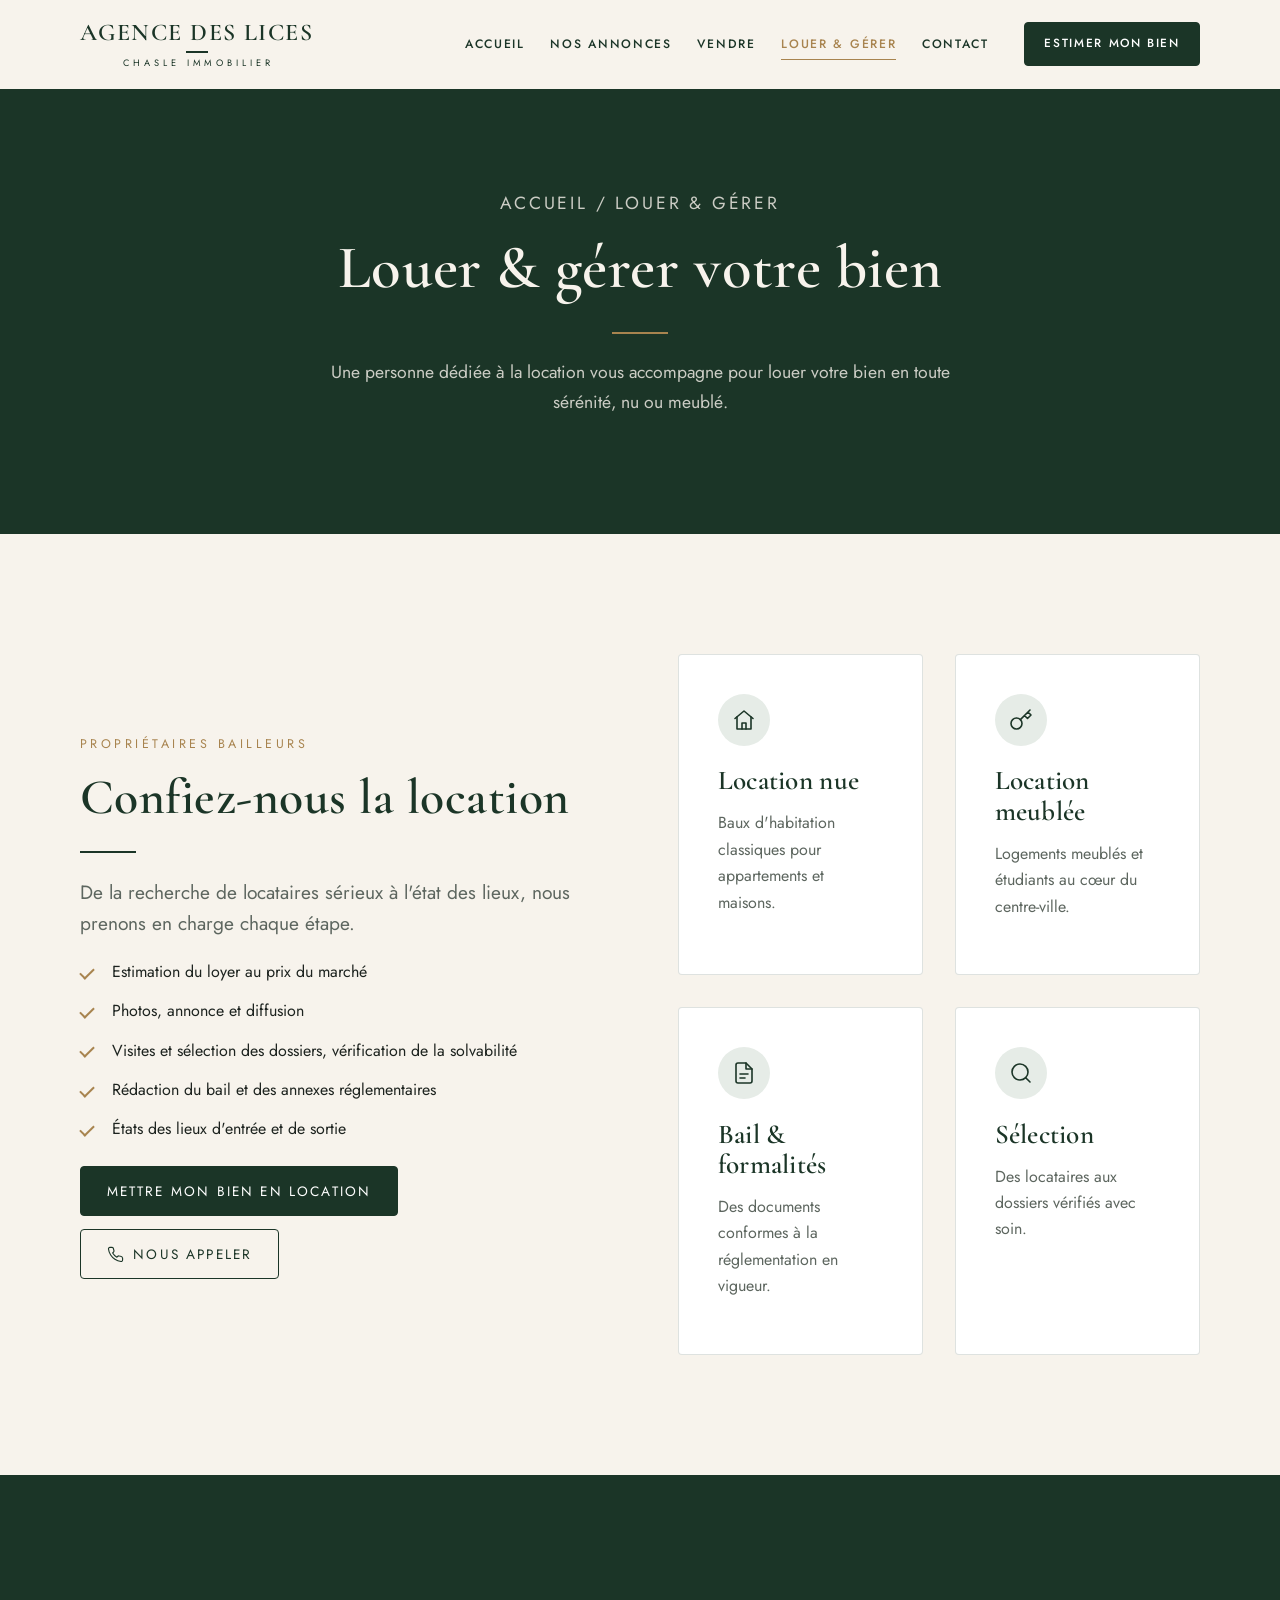
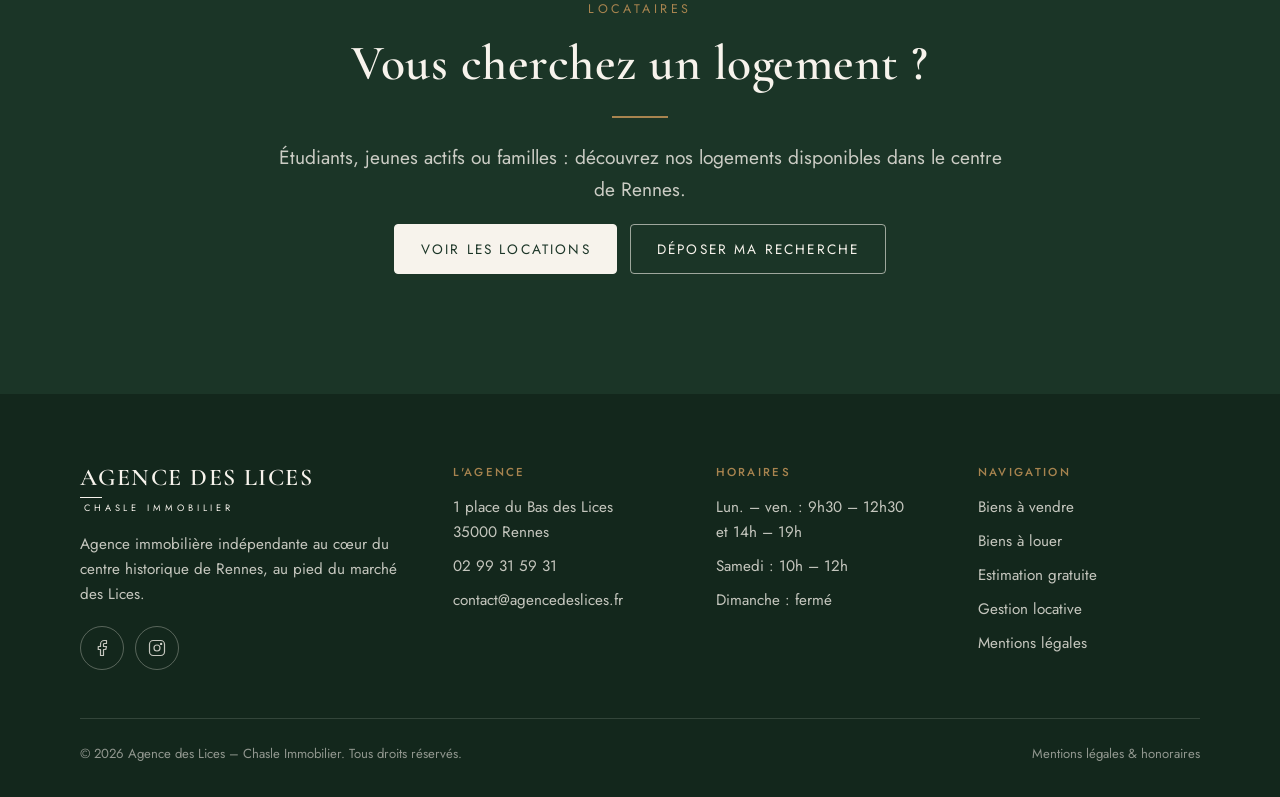
<file: louer.html>
<!DOCTYPE html>
<html lang="fr">
<head>
<meta charset="utf-8">
<meta name="viewport" content="width=device-width, initial-scale=1, viewport-fit=cover">
<title>Location et gestion locative à Rennes | Agence des Lices</title>
<meta name="description" content="Location nue ou meublée à Rennes centre : recherche de locataires, bail, états des lieux. L'Agence des Lices loue votre bien en toute sérénité.">
<meta name="theme-color" content="#1b3527">
<meta property="og:type" content="website">
<meta property="og:title" content="Location et gestion locative à Rennes | Agence des Lices">
<meta property="og:description" content="Location nue ou meublée à Rennes centre : recherche de locataires, bail, états des lieux. L'Agence des Lices loue votre bien en toute sérénité.">
<meta property="og:image" content="assets/img/logo-agence-des-lices.jpg">
<link rel="icon" href="assets/img/favicon.svg" type="image/svg+xml">
<link rel="preconnect" href="https://fonts.googleapis.com">
<link rel="preconnect" href="https://fonts.gstatic.com" crossorigin>
<link href="https://fonts.googleapis.com/css2?family=Cormorant+Garamond:ital,wght@0,500;0,600;1,500&family=Jost:wght@400;500&display=swap" rel="stylesheet">
<link rel="stylesheet" href="assets/css/style.css">
</head>
<body>
<a class="skip-link" href="#contenu">Aller au contenu</a>
<header class="site-header">
  <div class="container site-header__inner">
    <a class="logo" href="index.html" aria-label="Agence des Lices – Chasle Immobilier, accueil">
  <span class="logo__name">Agence des Lices</span>
  <span class="logo__bar"></span>
  <span class="logo__sub">Chasle Immobilier</span>
</a>
    <button class="nav-toggle" type="button" aria-controls="main-nav" aria-expanded="false" aria-label="Ouvrir le menu">
      <span class="nav-toggle__bars"></span>
    </button>
    <nav class="main-nav" id="main-nav" aria-label="Navigation principale">
      <ul>
        <li><a href="index.html">Accueil</a></li>
        <li><a href="annonces.html">Nos annonces</a></li>
        <li><a href="vendre.html">Vendre</a></li>
        <li><a href="louer.html" aria-current="page">Louer & gérer</a></li>
        <li><a href="contact.html">Contact</a></li>
      </ul>
      <div class="main-nav__cta">
        <a class="main-nav__phone" href="tel:+33299315931"><svg class="icon" viewBox="0 0 24 24" fill="none" stroke="currentColor" stroke-width="1.6" stroke-linecap="round" stroke-linejoin="round" aria-hidden="true"><path d="M22 16.9v3a2 2 0 0 1-2.2 2 19.8 19.8 0 0 1-8.6-3.1 19.5 19.5 0 0 1-6-6A19.8 19.8 0 0 1 2.1 4.2 2 2 0 0 1 4.1 2h3a2 2 0 0 1 2 1.7c.1.9.4 1.8.7 2.7a2 2 0 0 1-.5 2.1L8 9.8a16 16 0 0 0 6 6l1.3-1.3a2 2 0 0 1 2.1-.4c.9.3 1.8.6 2.7.7a2 2 0 0 1 1.7 2z"/></svg> 02 99 31 59 31</a>
        <a class="btn" href="vendre.html#estimation">Estimer mon bien</a>
      </div>
    </nav>
  </div>
</header>
<main id="contenu">
<section class="page-hero">
  <div class="container">
    <p class="breadcrumb"><a href="index.html">Accueil</a> / Louer & gérer</p>
    <h1>Louer & gérer votre bien</h1>
    <hr class="rule">
    <p>Une personne dédiée à la location vous accompagne pour louer votre bien en toute sérénité, nu ou meublé.</p>
  </div>
</section>
<section class="section">
  <div class="container split">
    <div class="reveal">
      <span class="eyebrow">Propriétaires bailleurs</span>
      <h2>Confiez-nous la location</h2>
      <hr class="rule">
      <p class="lead">De la recherche de locataires sérieux à l'état des lieux, nous prenons en charge chaque étape.</p>
      <ul class="checklist">
        <li>Estimation du loyer au prix du marché</li>
        <li>Photos, annonce et diffusion</li>
        <li>Visites et sélection des dossiers, vérification de la solvabilité</li>
        <li>Rédaction du bail et des annexes réglementaires</li>
        <li>États des lieux d'entrée et de sortie</li>
      </ul>
      <div class="btn-row">
        <a class="btn" href="contact.html">Mettre mon bien en location</a>
        <a class="btn btn--ghost" href="tel:+33299315931"><svg class="icon" viewBox="0 0 24 24" fill="none" stroke="currentColor" stroke-width="1.6" stroke-linecap="round" stroke-linejoin="round" aria-hidden="true"><path d="M22 16.9v3a2 2 0 0 1-2.2 2 19.8 19.8 0 0 1-8.6-3.1 19.5 19.5 0 0 1-6-6A19.8 19.8 0 0 1 2.1 4.2 2 2 0 0 1 4.1 2h3a2 2 0 0 1 2 1.7c.1.9.4 1.8.7 2.7a2 2 0 0 1-.5 2.1L8 9.8a16 16 0 0 0 6 6l1.3-1.3a2 2 0 0 1 2.1-.4c.9.3 1.8.6 2.7.7a2 2 0 0 1 1.7 2z"/></svg> Nous appeler</a>
      </div>
    </div>
    <div class="grid grid--2 reveal">
      <div class="service"><div class="service__icon"><svg class="icon" viewBox="0 0 24 24" fill="none" stroke="currentColor" stroke-width="1.6" stroke-linecap="round" stroke-linejoin="round" aria-hidden="true"><path d="M3 10.5 12 3l9 7.5"/><path d="M5 9v12h14V9"/><path d="M10 21v-6h4v6"/></svg></div><h3>Location nue</h3><p>Baux d'habitation classiques pour appartements et maisons.</p></div>
      <div class="service"><div class="service__icon"><svg class="icon" viewBox="0 0 24 24" fill="none" stroke="currentColor" stroke-width="1.6" stroke-linecap="round" stroke-linejoin="round" aria-hidden="true"><circle cx="7.5" cy="15.5" r="5.5"/><path d="m21 2-9.6 9.6M15.5 7.5l3 3L22 7l-3-3"/></svg></div><h3>Location meublée</h3><p>Logements meublés et étudiants au cœur du centre-ville.</p></div>
      <div class="service"><div class="service__icon"><svg class="icon" viewBox="0 0 24 24" fill="none" stroke="currentColor" stroke-width="1.6" stroke-linecap="round" stroke-linejoin="round" aria-hidden="true"><path d="M14 2H6a2 2 0 0 0-2 2v16a2 2 0 0 0 2 2h12a2 2 0 0 0 2-2V8z"/><path d="M14 2v6h6M8 13h8M8 17h5"/></svg></div><h3>Bail &amp; formalités</h3><p>Des documents conformes à la réglementation en vigueur.</p></div>
      <div class="service"><div class="service__icon"><svg class="icon" viewBox="0 0 24 24" fill="none" stroke="currentColor" stroke-width="1.6" stroke-linecap="round" stroke-linejoin="round" aria-hidden="true"><circle cx="11" cy="11" r="8"/><path d="m21 21-4.3-4.3"/></svg></div><h3>Sélection</h3><p>Des locataires aux dossiers vérifiés avec soin.</p></div>
    </div>
  </div>
</section>

<section class="section section--green">
  <div class="container">
    <div class="center reveal">
      <span class="eyebrow">Locataires</span>
      <h2>Vous cherchez un logement ?</h2>
      <hr class="rule" style="margin-inline:auto">
      <p class="lead">Étudiants, jeunes actifs ou familles : découvrez nos logements disponibles dans le centre de Rennes.</p>
      <div class="btn-row" style="justify-content:center">
        <a class="btn btn--light" href="annonces.html?transaction=location">Voir les locations</a>
        <a class="btn btn--outline-light" href="contact.html">Déposer ma recherche</a>
      </div>
    </div>
  </div>
</section>
</main>
<footer class="site-footer">
  <div class="container">
    <div class="footer-grid">
      <div>
        <a class="logo logo--light" href="index.html" aria-label="Agence des Lices – Chasle Immobilier, accueil">
  <span class="logo__name">Agence des Lices</span>
  <span class="logo__bar"></span>
  <span class="logo__sub">Chasle Immobilier</span>
</a>
        <p>Agence immobilière indépendante au cœur du centre historique de Rennes, au pied du marché des Lices.</p>
        <div class="socials">
          <a href="https://www.facebook.com/p/Agence-Des-Lices-100075932154229/" target="_blank" rel="noopener" aria-label="Facebook"><svg class="icon" viewBox="0 0 24 24" fill="none" stroke="currentColor" stroke-width="1.6" stroke-linecap="round" stroke-linejoin="round" aria-hidden="true"><path d="M18 2h-3a5 5 0 0 0-5 5v3H7v4h3v8h4v-8h3l1-4h-4V7a1 1 0 0 1 1-1h3z"/></svg></a>
          <a href="https://www.instagram.com/" target="_blank" rel="noopener" aria-label="Instagram"><svg class="icon" viewBox="0 0 24 24" fill="none" stroke="currentColor" stroke-width="1.6" stroke-linecap="round" stroke-linejoin="round" aria-hidden="true"><rect x="2" y="2" width="20" height="20" rx="5"/><circle cx="12" cy="12" r="4"/><circle cx="17.5" cy="6.5" r=".8" fill="currentColor"/></svg></a>
        </div>
      </div>
      <div>
        <h2 class="footer-title">L'agence</h2>
        <ul class="footer-list">
          <li>1 place du Bas des Lices<br>35000 Rennes</li>
          <li><a href="tel:+33299315931">02 99 31 59 31</a></li>
          <li><a href="mailto:contact@agencedeslices.fr">contact@agencedeslices.fr</a></li>
        </ul>
      </div>
      <div>
        <h2 class="footer-title">Horaires</h2>
        <ul class="footer-list">
          <li>Lun. – ven. : 9h30 – 12h30<br>et 14h – 19h</li>
          <li>Samedi : 10h – 12h</li>
          <li>Dimanche : fermé</li>
        </ul>
      </div>
      <div>
        <h2 class="footer-title">Navigation</h2>
        <ul class="footer-list">
          <li><a href="annonces.html?transaction=vente">Biens à vendre</a></li>
          <li><a href="annonces.html?transaction=location">Biens à louer</a></li>
          <li><a href="vendre.html#estimation">Estimation gratuite</a></li>
          <li><a href="louer.html">Gestion locative</a></li>
          <li><a href="mentions-legales.html">Mentions légales</a></li>
        </ul>
      </div>
    </div>
    <div class="footer-bottom">
      <span>© <span data-year>2026</span> Agence des Lices – Chasle Immobilier. Tous droits réservés.</span>
      <a href="mentions-legales.html">Mentions légales &amp; honoraires</a>
    </div>
  </div>
</footer>
<a class="call-fab" href="tel:+33299315931" aria-label="Appeler l'agence au 02 99 31 59 31"><svg class="icon" viewBox="0 0 24 24" fill="none" stroke="currentColor" stroke-width="1.6" stroke-linecap="round" stroke-linejoin="round" aria-hidden="true"><path d="M22 16.9v3a2 2 0 0 1-2.2 2 19.8 19.8 0 0 1-8.6-3.1 19.5 19.5 0 0 1-6-6A19.8 19.8 0 0 1 2.1 4.2 2 2 0 0 1 4.1 2h3a2 2 0 0 1 2 1.7c.1.9.4 1.8.7 2.7a2 2 0 0 1-.5 2.1L8 9.8a16 16 0 0 0 6 6l1.3-1.3a2 2 0 0 1 2.1-.4c.9.3 1.8.6 2.7.7a2 2 0 0 1 1.7 2z"/></svg></a>
<script src="assets/js/main.js" defer></script>
</body>
</html>
</file>
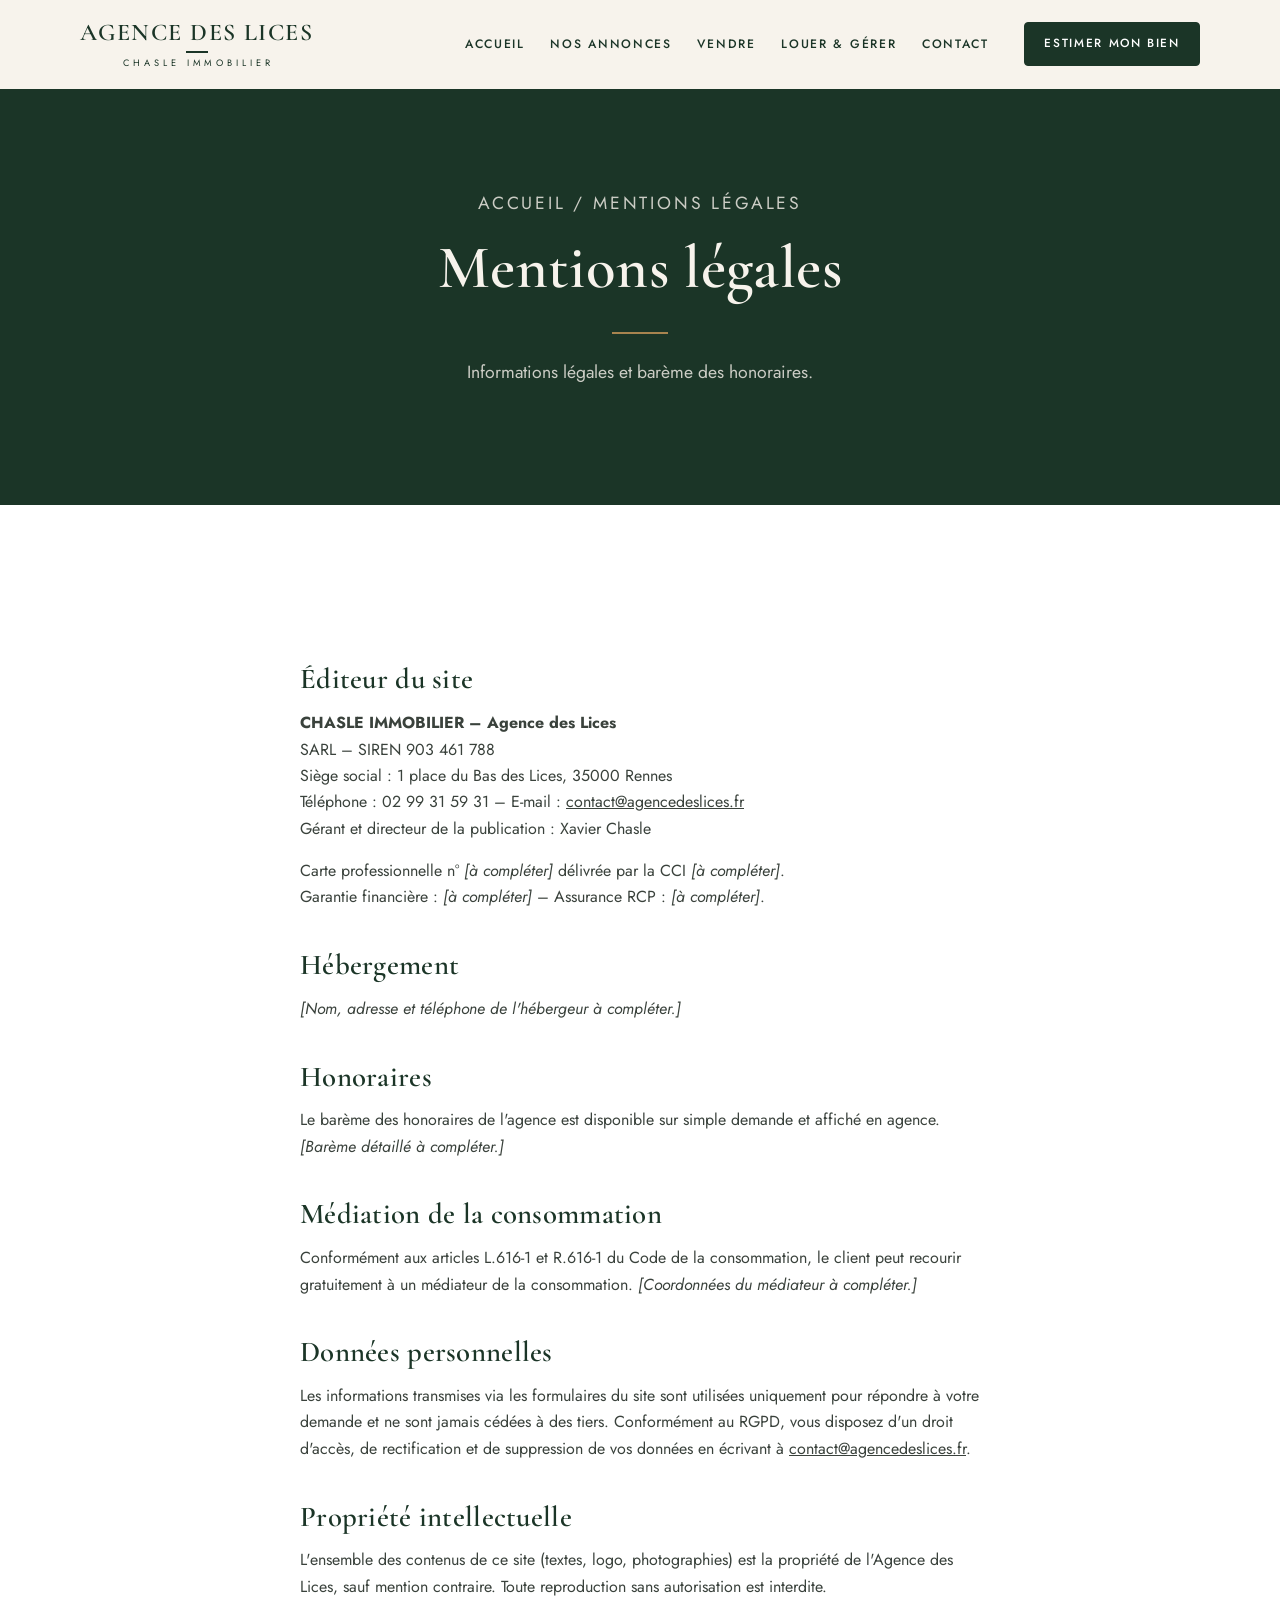
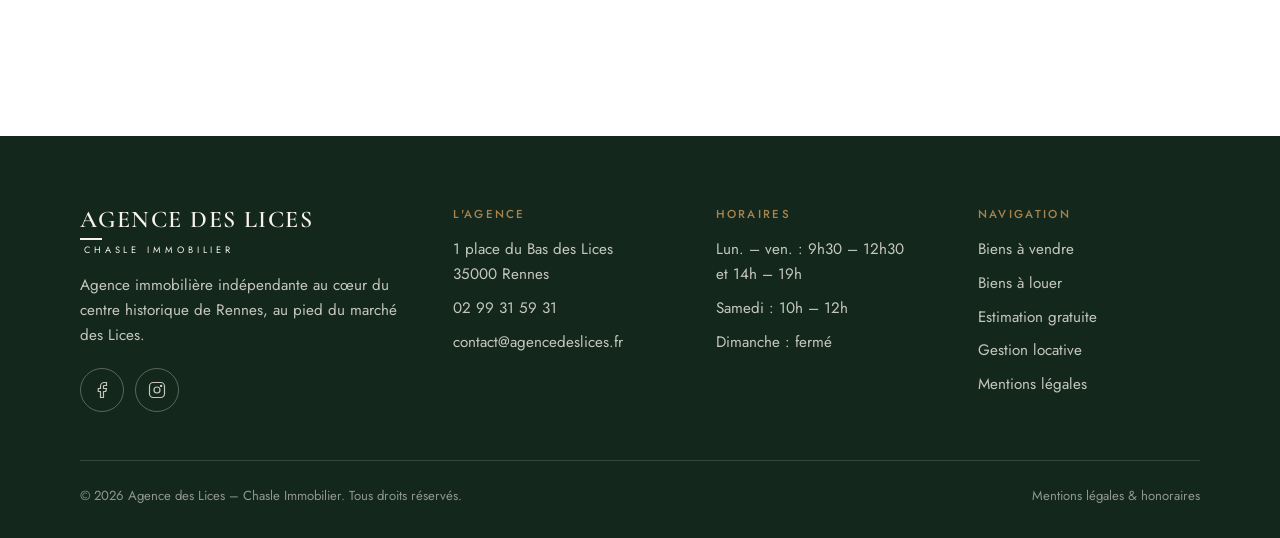
<file: mentions-legales.html>
<!DOCTYPE html>
<html lang="fr">
<head>
<meta charset="utf-8">
<meta name="viewport" content="width=device-width, initial-scale=1, viewport-fit=cover">
<title>Mentions légales | Agence des Lices</title>
<meta name="description" content="Mentions légales, honoraires et politique de confidentialité de l'Agence des Lices – Chasle Immobilier, Rennes.">
<meta name="theme-color" content="#1b3527">
<meta property="og:type" content="website">
<meta property="og:title" content="Mentions légales | Agence des Lices">
<meta property="og:description" content="Mentions légales, honoraires et politique de confidentialité de l'Agence des Lices – Chasle Immobilier, Rennes.">
<meta property="og:image" content="assets/img/logo-agence-des-lices.jpg">
<link rel="icon" href="assets/img/favicon.svg" type="image/svg+xml">
<link rel="preconnect" href="https://fonts.googleapis.com">
<link rel="preconnect" href="https://fonts.gstatic.com" crossorigin>
<link href="https://fonts.googleapis.com/css2?family=Cormorant+Garamond:ital,wght@0,500;0,600;1,500&family=Jost:wght@400;500&display=swap" rel="stylesheet">
<link rel="stylesheet" href="assets/css/style.css">
</head>
<body>
<a class="skip-link" href="#contenu">Aller au contenu</a>
<header class="site-header">
  <div class="container site-header__inner">
    <a class="logo" href="index.html" aria-label="Agence des Lices – Chasle Immobilier, accueil">
  <span class="logo__name">Agence des Lices</span>
  <span class="logo__bar"></span>
  <span class="logo__sub">Chasle Immobilier</span>
</a>
    <button class="nav-toggle" type="button" aria-controls="main-nav" aria-expanded="false" aria-label="Ouvrir le menu">
      <span class="nav-toggle__bars"></span>
    </button>
    <nav class="main-nav" id="main-nav" aria-label="Navigation principale">
      <ul>
        <li><a href="index.html">Accueil</a></li>
        <li><a href="annonces.html">Nos annonces</a></li>
        <li><a href="vendre.html">Vendre</a></li>
        <li><a href="louer.html">Louer & gérer</a></li>
        <li><a href="contact.html">Contact</a></li>
      </ul>
      <div class="main-nav__cta">
        <a class="main-nav__phone" href="tel:+33299315931"><svg class="icon" viewBox="0 0 24 24" fill="none" stroke="currentColor" stroke-width="1.6" stroke-linecap="round" stroke-linejoin="round" aria-hidden="true"><path d="M22 16.9v3a2 2 0 0 1-2.2 2 19.8 19.8 0 0 1-8.6-3.1 19.5 19.5 0 0 1-6-6A19.8 19.8 0 0 1 2.1 4.2 2 2 0 0 1 4.1 2h3a2 2 0 0 1 2 1.7c.1.9.4 1.8.7 2.7a2 2 0 0 1-.5 2.1L8 9.8a16 16 0 0 0 6 6l1.3-1.3a2 2 0 0 1 2.1-.4c.9.3 1.8.6 2.7.7a2 2 0 0 1 1.7 2z"/></svg> 02 99 31 59 31</a>
        <a class="btn" href="vendre.html#estimation">Estimer mon bien</a>
      </div>
    </nav>
  </div>
</header>
<main id="contenu">
<section class="page-hero">
  <div class="container">
    <p class="breadcrumb"><a href="index.html">Accueil</a> / Mentions légales</p>
    <h1>Mentions légales</h1>
    <hr class="rule">
    <p>Informations légales et barème des honoraires.</p>
  </div>
</section>
<section class="section section--white">
  <div class="container prose">
    <h2>Éditeur du site</h2>
    <p><strong>CHASLE IMMOBILIER – Agence des Lices</strong><br>
    SARL – SIREN 903 461 788<br>
    Siège social : 1 place du Bas des Lices, 35000 Rennes<br>
    Téléphone : 02 99 31 59 31 – E-mail : <a href="mailto:contact@agencedeslices.fr">contact@agencedeslices.fr</a><br>
    Gérant et directeur de la publication : Xavier Chasle</p>
    <p>Carte professionnelle n° <em>[à compléter]</em> délivrée par la CCI <em>[à compléter]</em>.<br>
    Garantie financière : <em>[à compléter]</em> – Assurance RCP : <em>[à compléter]</em>.</p>

    <h2>Hébergement</h2>
    <p><em>[Nom, adresse et téléphone de l'hébergeur à compléter.]</em></p>

    <h2>Honoraires</h2>
    <p>Le barème des honoraires de l'agence est disponible sur simple demande et affiché en agence. <em>[Barème détaillé à compléter.]</em></p>

    <h2>Médiation de la consommation</h2>
    <p>Conformément aux articles L.616-1 et R.616-1 du Code de la consommation, le client peut recourir gratuitement à un médiateur de la consommation. <em>[Coordonnées du médiateur à compléter.]</em></p>

    <h2>Données personnelles</h2>
    <p>Les informations transmises via les formulaires du site sont utilisées uniquement pour répondre à votre demande et ne sont jamais cédées à des tiers. Conformément au RGPD, vous disposez d'un droit d'accès, de rectification et de suppression de vos données en écrivant à <a href="mailto:contact@agencedeslices.fr">contact@agencedeslices.fr</a>.</p>

    <h2>Propriété intellectuelle</h2>
    <p>L'ensemble des contenus de ce site (textes, logo, photographies) est la propriété de l'Agence des Lices, sauf mention contraire. Toute reproduction sans autorisation est interdite.</p>
  </div>
</section>
</main>
<footer class="site-footer">
  <div class="container">
    <div class="footer-grid">
      <div>
        <a class="logo logo--light" href="index.html" aria-label="Agence des Lices – Chasle Immobilier, accueil">
  <span class="logo__name">Agence des Lices</span>
  <span class="logo__bar"></span>
  <span class="logo__sub">Chasle Immobilier</span>
</a>
        <p>Agence immobilière indépendante au cœur du centre historique de Rennes, au pied du marché des Lices.</p>
        <div class="socials">
          <a href="https://www.facebook.com/p/Agence-Des-Lices-100075932154229/" target="_blank" rel="noopener" aria-label="Facebook"><svg class="icon" viewBox="0 0 24 24" fill="none" stroke="currentColor" stroke-width="1.6" stroke-linecap="round" stroke-linejoin="round" aria-hidden="true"><path d="M18 2h-3a5 5 0 0 0-5 5v3H7v4h3v8h4v-8h3l1-4h-4V7a1 1 0 0 1 1-1h3z"/></svg></a>
          <a href="https://www.instagram.com/" target="_blank" rel="noopener" aria-label="Instagram"><svg class="icon" viewBox="0 0 24 24" fill="none" stroke="currentColor" stroke-width="1.6" stroke-linecap="round" stroke-linejoin="round" aria-hidden="true"><rect x="2" y="2" width="20" height="20" rx="5"/><circle cx="12" cy="12" r="4"/><circle cx="17.5" cy="6.5" r=".8" fill="currentColor"/></svg></a>
        </div>
      </div>
      <div>
        <h2 class="footer-title">L'agence</h2>
        <ul class="footer-list">
          <li>1 place du Bas des Lices<br>35000 Rennes</li>
          <li><a href="tel:+33299315931">02 99 31 59 31</a></li>
          <li><a href="mailto:contact@agencedeslices.fr">contact@agencedeslices.fr</a></li>
        </ul>
      </div>
      <div>
        <h2 class="footer-title">Horaires</h2>
        <ul class="footer-list">
          <li>Lun. – ven. : 9h30 – 12h30<br>et 14h – 19h</li>
          <li>Samedi : 10h – 12h</li>
          <li>Dimanche : fermé</li>
        </ul>
      </div>
      <div>
        <h2 class="footer-title">Navigation</h2>
        <ul class="footer-list">
          <li><a href="annonces.html?transaction=vente">Biens à vendre</a></li>
          <li><a href="annonces.html?transaction=location">Biens à louer</a></li>
          <li><a href="vendre.html#estimation">Estimation gratuite</a></li>
          <li><a href="louer.html">Gestion locative</a></li>
          <li><a href="mentions-legales.html">Mentions légales</a></li>
        </ul>
      </div>
    </div>
    <div class="footer-bottom">
      <span>© <span data-year>2026</span> Agence des Lices – Chasle Immobilier. Tous droits réservés.</span>
      <a href="mentions-legales.html">Mentions légales &amp; honoraires</a>
    </div>
  </div>
</footer>
<a class="call-fab" href="tel:+33299315931" aria-label="Appeler l'agence au 02 99 31 59 31"><svg class="icon" viewBox="0 0 24 24" fill="none" stroke="currentColor" stroke-width="1.6" stroke-linecap="round" stroke-linejoin="round" aria-hidden="true"><path d="M22 16.9v3a2 2 0 0 1-2.2 2 19.8 19.8 0 0 1-8.6-3.1 19.5 19.5 0 0 1-6-6A19.8 19.8 0 0 1 2.1 4.2 2 2 0 0 1 4.1 2h3a2 2 0 0 1 2 1.7c.1.9.4 1.8.7 2.7a2 2 0 0 1-.5 2.1L8 9.8a16 16 0 0 0 6 6l1.3-1.3a2 2 0 0 1 2.1-.4c.9.3 1.8.6 2.7.7a2 2 0 0 1 1.7 2z"/></svg></a>
<script src="assets/js/main.js" defer></script>
</body>
</html>
</file>
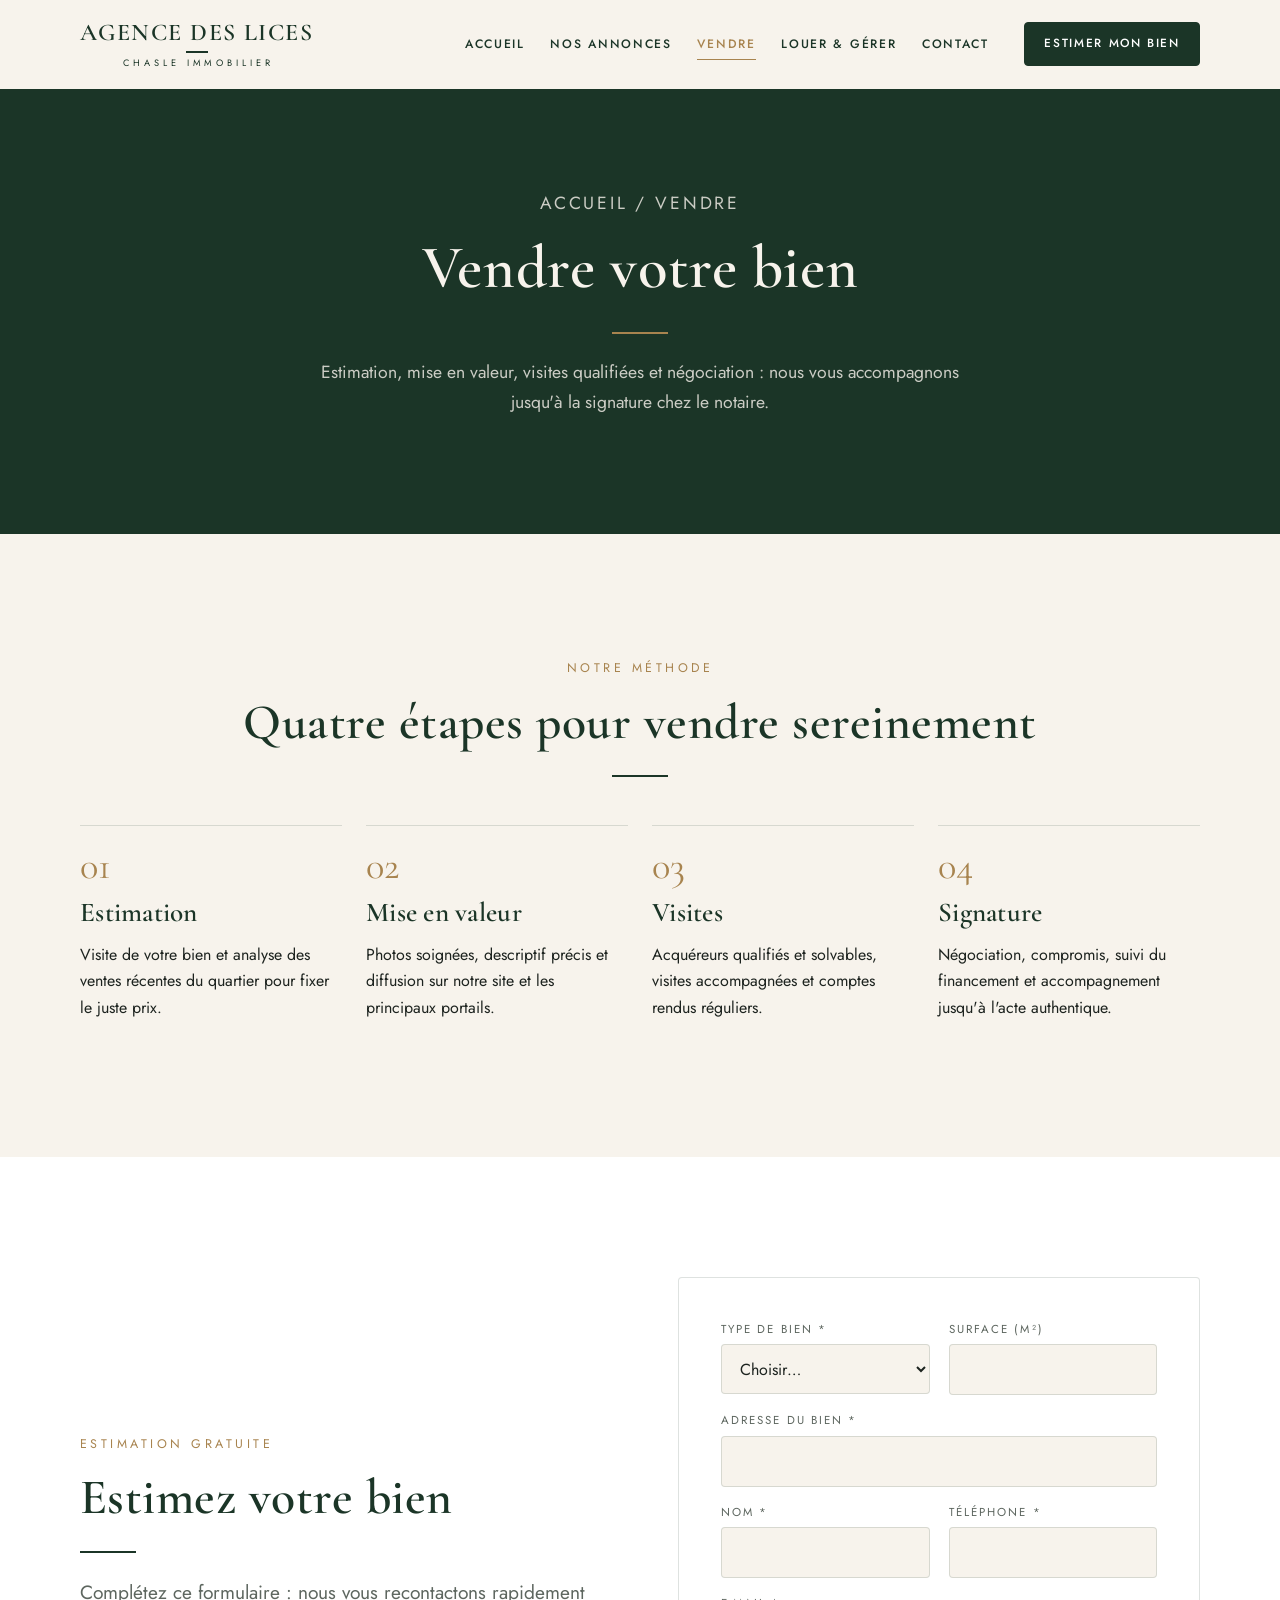
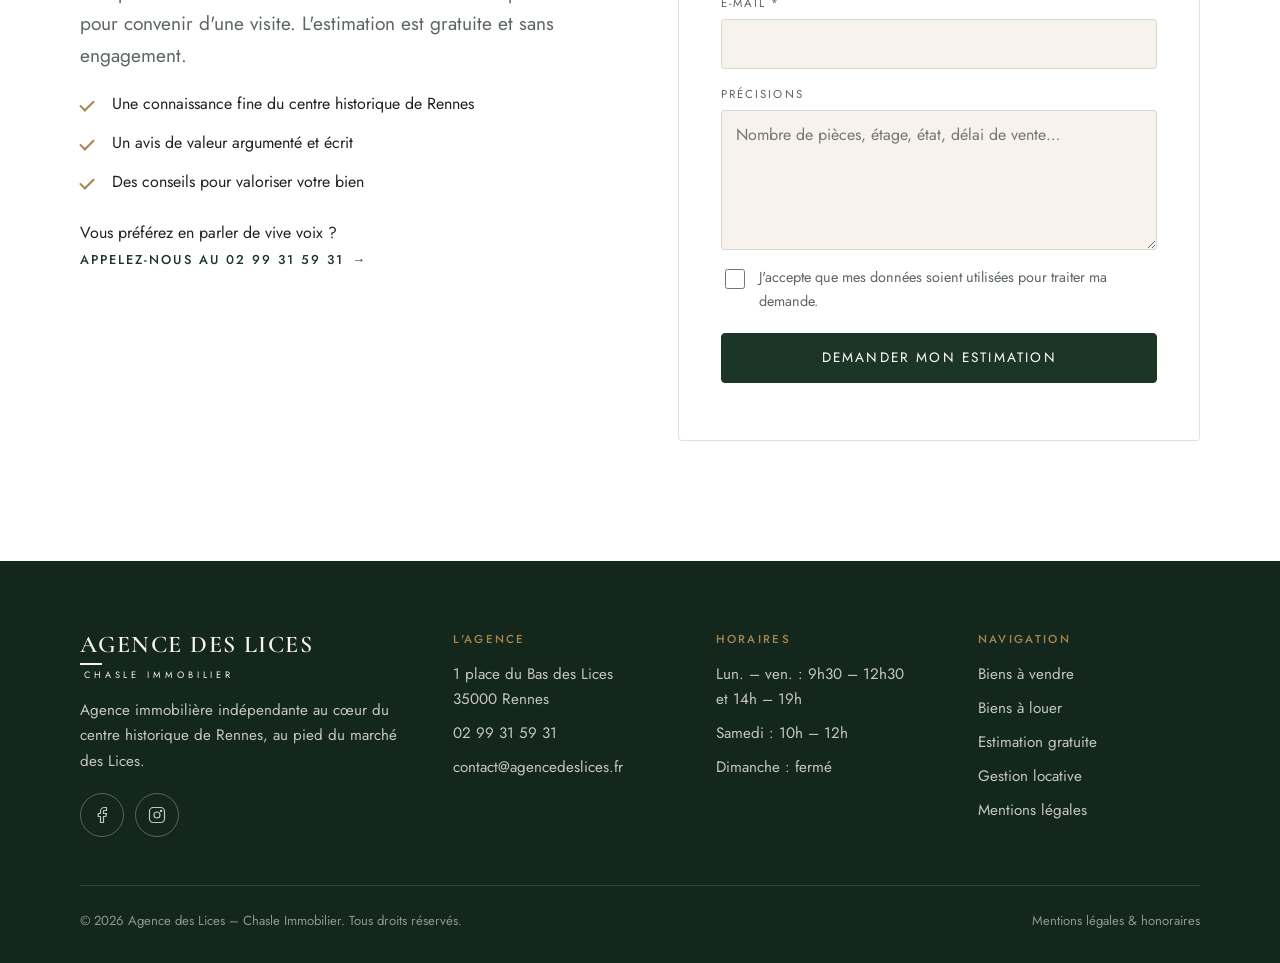
<file: vendre.html>
<!DOCTYPE html>
<html lang="fr">
<head>
<meta charset="utf-8">
<meta name="viewport" content="width=device-width, initial-scale=1, viewport-fit=cover">
<title>Vendre et estimer votre bien à Rennes | Agence des Lices</title>
<meta name="description" content="Estimation gratuite et vente de votre appartement ou maison à Rennes centre avec l'Agence des Lices, agence immobilière indépendante place des Lices.">
<meta name="theme-color" content="#1b3527">
<meta property="og:type" content="website">
<meta property="og:title" content="Vendre et estimer votre bien à Rennes | Agence des Lices">
<meta property="og:description" content="Estimation gratuite et vente de votre appartement ou maison à Rennes centre avec l'Agence des Lices, agence immobilière indépendante place des Lices.">
<meta property="og:image" content="assets/img/logo-agence-des-lices.jpg">
<link rel="icon" href="assets/img/favicon.svg" type="image/svg+xml">
<link rel="preconnect" href="https://fonts.googleapis.com">
<link rel="preconnect" href="https://fonts.gstatic.com" crossorigin>
<link href="https://fonts.googleapis.com/css2?family=Cormorant+Garamond:ital,wght@0,500;0,600;1,500&family=Jost:wght@400;500&display=swap" rel="stylesheet">
<link rel="stylesheet" href="assets/css/style.css">
</head>
<body>
<a class="skip-link" href="#contenu">Aller au contenu</a>
<header class="site-header">
  <div class="container site-header__inner">
    <a class="logo" href="index.html" aria-label="Agence des Lices – Chasle Immobilier, accueil">
  <span class="logo__name">Agence des Lices</span>
  <span class="logo__bar"></span>
  <span class="logo__sub">Chasle Immobilier</span>
</a>
    <button class="nav-toggle" type="button" aria-controls="main-nav" aria-expanded="false" aria-label="Ouvrir le menu">
      <span class="nav-toggle__bars"></span>
    </button>
    <nav class="main-nav" id="main-nav" aria-label="Navigation principale">
      <ul>
        <li><a href="index.html">Accueil</a></li>
        <li><a href="annonces.html">Nos annonces</a></li>
        <li><a href="vendre.html" aria-current="page">Vendre</a></li>
        <li><a href="louer.html">Louer & gérer</a></li>
        <li><a href="contact.html">Contact</a></li>
      </ul>
      <div class="main-nav__cta">
        <a class="main-nav__phone" href="tel:+33299315931"><svg class="icon" viewBox="0 0 24 24" fill="none" stroke="currentColor" stroke-width="1.6" stroke-linecap="round" stroke-linejoin="round" aria-hidden="true"><path d="M22 16.9v3a2 2 0 0 1-2.2 2 19.8 19.8 0 0 1-8.6-3.1 19.5 19.5 0 0 1-6-6A19.8 19.8 0 0 1 2.1 4.2 2 2 0 0 1 4.1 2h3a2 2 0 0 1 2 1.7c.1.9.4 1.8.7 2.7a2 2 0 0 1-.5 2.1L8 9.8a16 16 0 0 0 6 6l1.3-1.3a2 2 0 0 1 2.1-.4c.9.3 1.8.6 2.7.7a2 2 0 0 1 1.7 2z"/></svg> 02 99 31 59 31</a>
        <a class="btn" href="vendre.html#estimation">Estimer mon bien</a>
      </div>
    </nav>
  </div>
</header>
<main id="contenu">
<section class="page-hero">
  <div class="container">
    <p class="breadcrumb"><a href="index.html">Accueil</a> / Vendre</p>
    <h1>Vendre votre bien</h1>
    <hr class="rule">
    <p>Estimation, mise en valeur, visites qualifiées et négociation : nous vous accompagnons jusqu'à la signature chez le notaire.</p>
  </div>
</section>
<section class="section">
  <div class="container">
    <div class="center reveal">
      <span class="eyebrow">Notre méthode</span>
      <h2>Quatre étapes pour vendre sereinement</h2>
      <hr class="rule">
    </div>
    <div class="steps" style="margin-top:3rem">
      <div class="step reveal"><h3>Estimation</h3><p>Visite de votre bien et analyse des ventes récentes du quartier pour fixer le juste prix.</p></div>
      <div class="step reveal"><h3>Mise en valeur</h3><p>Photos soignées, descriptif précis et diffusion sur notre site et les principaux portails.</p></div>
      <div class="step reveal"><h3>Visites</h3><p>Acquéreurs qualifiés et solvables, visites accompagnées et comptes rendus réguliers.</p></div>
      <div class="step reveal"><h3>Signature</h3><p>Négociation, compromis, suivi du financement et accompagnement jusqu'à l'acte authentique.</p></div>
    </div>
  </div>
</section>

<section class="section section--white" id="estimation">
  <div class="container split">
    <div class="reveal">
      <span class="eyebrow">Estimation gratuite</span>
      <h2>Estimez votre bien</h2>
      <hr class="rule">
      <p class="lead">Complétez ce formulaire : nous vous recontactons rapidement pour convenir d'une visite. L'estimation est gratuite et sans engagement.</p>
      <ul class="checklist">
        <li>Une connaissance fine du centre historique de Rennes</li>
        <li>Un avis de valeur argumenté et écrit</li>
        <li>Des conseils pour valoriser votre bien</li>
      </ul>
      <p>Vous préférez en parler de vive voix ?<br><a class="link" href="tel:+33299315931">Appelez-nous au 02 99 31 59 31</a></p>
    </div>
    <form class="contact-card reveal" data-mailto="contact@agencedeslices.fr" data-subject="Demande d'estimation depuis le site">
      <div class="form-grid">
        <div class="field">
          <label for="e-type">Type de bien *</label>
          <select id="e-type" name="type" required>
            <option value="">Choisir…</option>
            <option>Appartement</option><option>Maison</option><option>Studio</option><option>Local commercial</option><option>Autre</option>
          </select>
        </div>
        <div class="field">
          <label for="e-surface">Surface (m²)</label>
          <input id="e-surface" name="surface" type="number" min="1" inputmode="numeric">
        </div>
        <div class="field full">
          <label for="e-adresse">Adresse du bien *</label>
          <input id="e-adresse" name="adresse" type="text" autocomplete="street-address" required>
        </div>
        <div class="field">
          <label for="e-nom">Nom *</label>
          <input id="e-nom" name="nom" type="text" autocomplete="name" required>
        </div>
        <div class="field">
          <label for="e-tel">Téléphone *</label>
          <input id="e-tel" name="telephone" type="tel" autocomplete="tel" required>
        </div>
        <div class="field full">
          <label for="e-email">E-mail *</label>
          <input id="e-email" name="email" type="email" autocomplete="email" required>
        </div>
        <div class="field full">
          <label for="e-message">Précisions</label>
          <textarea id="e-message" name="message" placeholder="Nombre de pièces, étage, état, délai de vente…"></textarea>
        </div>
      </div>
      <label class="checkbox"><input type="checkbox" required> J'accepte que mes données soient utilisées pour traiter ma demande.</label>
      <button class="btn" type="submit" style="width:100%">Demander mon estimation</button>
      <p class="form-status" role="status"></p>
    </form>
  </div>
</section>
</main>
<footer class="site-footer">
  <div class="container">
    <div class="footer-grid">
      <div>
        <a class="logo logo--light" href="index.html" aria-label="Agence des Lices – Chasle Immobilier, accueil">
  <span class="logo__name">Agence des Lices</span>
  <span class="logo__bar"></span>
  <span class="logo__sub">Chasle Immobilier</span>
</a>
        <p>Agence immobilière indépendante au cœur du centre historique de Rennes, au pied du marché des Lices.</p>
        <div class="socials">
          <a href="https://www.facebook.com/p/Agence-Des-Lices-100075932154229/" target="_blank" rel="noopener" aria-label="Facebook"><svg class="icon" viewBox="0 0 24 24" fill="none" stroke="currentColor" stroke-width="1.6" stroke-linecap="round" stroke-linejoin="round" aria-hidden="true"><path d="M18 2h-3a5 5 0 0 0-5 5v3H7v4h3v8h4v-8h3l1-4h-4V7a1 1 0 0 1 1-1h3z"/></svg></a>
          <a href="https://www.instagram.com/" target="_blank" rel="noopener" aria-label="Instagram"><svg class="icon" viewBox="0 0 24 24" fill="none" stroke="currentColor" stroke-width="1.6" stroke-linecap="round" stroke-linejoin="round" aria-hidden="true"><rect x="2" y="2" width="20" height="20" rx="5"/><circle cx="12" cy="12" r="4"/><circle cx="17.5" cy="6.5" r=".8" fill="currentColor"/></svg></a>
        </div>
      </div>
      <div>
        <h2 class="footer-title">L'agence</h2>
        <ul class="footer-list">
          <li>1 place du Bas des Lices<br>35000 Rennes</li>
          <li><a href="tel:+33299315931">02 99 31 59 31</a></li>
          <li><a href="mailto:contact@agencedeslices.fr">contact@agencedeslices.fr</a></li>
        </ul>
      </div>
      <div>
        <h2 class="footer-title">Horaires</h2>
        <ul class="footer-list">
          <li>Lun. – ven. : 9h30 – 12h30<br>et 14h – 19h</li>
          <li>Samedi : 10h – 12h</li>
          <li>Dimanche : fermé</li>
        </ul>
      </div>
      <div>
        <h2 class="footer-title">Navigation</h2>
        <ul class="footer-list">
          <li><a href="annonces.html?transaction=vente">Biens à vendre</a></li>
          <li><a href="annonces.html?transaction=location">Biens à louer</a></li>
          <li><a href="vendre.html#estimation">Estimation gratuite</a></li>
          <li><a href="louer.html">Gestion locative</a></li>
          <li><a href="mentions-legales.html">Mentions légales</a></li>
        </ul>
      </div>
    </div>
    <div class="footer-bottom">
      <span>© <span data-year>2026</span> Agence des Lices – Chasle Immobilier. Tous droits réservés.</span>
      <a href="mentions-legales.html">Mentions légales &amp; honoraires</a>
    </div>
  </div>
</footer>
<a class="call-fab" href="tel:+33299315931" aria-label="Appeler l'agence au 02 99 31 59 31"><svg class="icon" viewBox="0 0 24 24" fill="none" stroke="currentColor" stroke-width="1.6" stroke-linecap="round" stroke-linejoin="round" aria-hidden="true"><path d="M22 16.9v3a2 2 0 0 1-2.2 2 19.8 19.8 0 0 1-8.6-3.1 19.5 19.5 0 0 1-6-6A19.8 19.8 0 0 1 2.1 4.2 2 2 0 0 1 4.1 2h3a2 2 0 0 1 2 1.7c.1.9.4 1.8.7 2.7a2 2 0 0 1-.5 2.1L8 9.8a16 16 0 0 0 6 6l1.3-1.3a2 2 0 0 1 2.1-.4c.9.3 1.8.6 2.7.7a2 2 0 0 1 1.7 2z"/></svg></a>
<script src="assets/js/main.js" defer></script>
</body>
</html>
</file>
<file: assets/css/style.css>
/* ==========================================================================
   Agence des Lices — Chasle Immobilier
   Feuille de style principale (mobile first)
   ========================================================================== */

:root {
  --green-900: #13271c;
  --green-800: #1b3527;
  --green-700: #264634;
  --green-100: #e6ece7;
  --cream: #f7f3ec;
  --cream-dark: #ede6d9;
  --gold: #a8844f;
  --ink: #1d231f;
  --muted: #5d665f;
  --white: #ffffff;
  --line: rgba(27, 53, 39, 0.14);

  --serif: "Cormorant Garamond", "Times New Roman", serif;
  --sans: "Jost", "Helvetica Neue", Arial, sans-serif;

  --radius: 4px;
  --shadow: 0 10px 30px -12px rgba(19, 39, 28, 0.25);
  --container: 1200px;
  --gutter: clamp(16px, 4vw, 40px);
  --header-h: 72px;
}

*,
*::before,
*::after { box-sizing: border-box; }

html { scroll-behavior: smooth; -webkit-text-size-adjust: 100%; }

body {
  margin: 0;
  font-family: var(--sans);
  font-size: 1rem;
  line-height: 1.65;
  color: var(--ink);
  background: var(--cream);
  overflow-x: hidden;
}

img { max-width: 100%; display: block; }
a { color: inherit; }
button, input, select, textarea { font: inherit; color: inherit; }

h1, h2, h3, h4 {
  font-family: var(--serif);
  font-weight: 600;
  color: var(--green-800);
  line-height: 1.12;
  margin: 0 0 .5em;
  letter-spacing: .01em;
}
h1 { font-size: clamp(2.4rem, 7vw, 4.6rem); }
h2 { font-size: clamp(2rem, 4.8vw, 3.1rem); }
h3 { font-size: clamp(1.35rem, 2.6vw, 1.7rem); }
p { margin: 0 0 1em; }

.container {
  width: 100%;
  max-width: var(--container);
  margin-inline: auto;
  padding-inline: var(--gutter);
}

.skip-link {
  position: absolute; left: -9999px; top: 0;
  background: var(--green-800); color: var(--white);
  padding: .6rem 1rem; z-index: 200;
}
.skip-link:focus { left: 1rem; top: 1rem; }

:focus-visible { outline: 2px solid var(--gold); outline-offset: 3px; }

/* ---------- Éléments communs ---------- */

.eyebrow {
  display: inline-block;
  font-size: .78rem;
  letter-spacing: .28em;
  text-transform: uppercase;
  color: var(--gold);
  margin-bottom: 1rem;
}
.rule {
  width: 56px; height: 2px; background: currentColor;
  border: 0; margin: 1.25rem 0 1.5rem; color: var(--green-800);
}
.center .rule { margin-inline: auto; }
.center { text-align: center; }
.lead { font-size: clamp(1.05rem, 2vw, 1.2rem); color: var(--muted); max-width: 62ch; }
.center .lead { margin-inline: auto; }

.btn {
  display: inline-flex; align-items: center; justify-content: center; gap: .6rem;
  min-height: 48px;
  padding: .8rem 1.6rem;
  border: 1px solid var(--green-800);
  border-radius: var(--radius);
  background: var(--green-800);
  color: var(--white);
  font-size: .85rem; letter-spacing: .16em; text-transform: uppercase;
  text-decoration: none; cursor: pointer;
  transition: background .25s, color .25s, border-color .25s, transform .25s;
}
.btn:hover { background: var(--green-900); transform: translateY(-1px); }
.btn--ghost { background: transparent; color: var(--green-800); }
.btn--ghost:hover { background: var(--green-800); color: var(--white); }
.btn--light { background: var(--cream); color: var(--green-800); border-color: var(--cream); }
.btn--light:hover { background: var(--white); }
.btn--outline-light { background: transparent; color: var(--cream); border-color: rgba(247,243,236,.6); }
.btn--outline-light:hover { background: var(--cream); color: var(--green-800); }
.btn-row { display: flex; flex-wrap: wrap; gap: .8rem; }
.center .btn-row { justify-content: center; }

.section { padding-block: clamp(64px, 10vw, 120px); }
.section--white { background: var(--white); }
.section--green { background: var(--green-800); color: var(--cream); }
.section--green h2, .section--green h3 { color: var(--cream); }
.section--green .lead { color: rgba(247,243,236,.8); }
.section--green .rule { color: var(--gold); }

.icon { width: 1.25em; height: 1.25em; flex: none; }

/* ---------- Logo ---------- */

.logo {
  display: inline-flex; flex-direction: column; align-items: center;
  text-decoration: none; color: var(--green-800); line-height: 1;
}
.logo__name {
  font-family: var(--serif); font-weight: 600;
  font-size: 1.28rem; letter-spacing: .06em; text-transform: uppercase;
  white-space: nowrap;
}
.logo__bar { width: 22px; height: 1.5px; background: currentColor; margin: .38rem 0 .32rem; }
.logo__sub {
  font-family: var(--sans); font-size: .52rem; letter-spacing: .42em;
  text-transform: uppercase; padding-left: .42em; white-space: nowrap;
}
.logo--large .logo__name { font-size: clamp(2.6rem, 9vw, 5.4rem); line-height: 1.02; text-align: center; white-space: normal; }
.logo--large .logo__bar { width: clamp(50px, 8vw, 90px); height: 2px; margin: clamp(1rem, 2.5vw, 1.8rem) 0; }
.logo--large .logo__sub { font-size: clamp(.72rem, 1.7vw, 1.05rem); }
.logo--light { color: var(--cream); }

/* ---------- En-tête ---------- */

.site-header {
  position: sticky; top: 0; z-index: 100;
  background: rgba(247, 243, 236, .94);
  backdrop-filter: saturate(140%) blur(8px);
  -webkit-backdrop-filter: saturate(140%) blur(8px);
  border-bottom: 1px solid transparent;
  transition: border-color .3s, box-shadow .3s;
}
/* backdrop-filter crée un bloc conteneur : on le retire quand le menu mobile est ouvert */
.nav-open .site-header { background: var(--cream); backdrop-filter: none; -webkit-backdrop-filter: none; }
.site-header.is-scrolled { border-color: var(--line); box-shadow: 0 6px 20px -16px rgba(0,0,0,.4); }
.site-header__inner {
  display: flex; align-items: center; justify-content: space-between; gap: 1rem;
  min-height: var(--header-h);
}

.nav-toggle {
  display: inline-flex; align-items: center; justify-content: center;
  width: 48px; height: 48px; margin-right: -10px;
  background: none; border: 0; cursor: pointer; color: var(--green-800);
}
.nav-toggle__bars, .nav-toggle__bars::before, .nav-toggle__bars::after {
  display: block; width: 24px; height: 1.5px; background: currentColor;
  position: relative; transition: transform .3s, background .3s;
}
.nav-toggle__bars::before, .nav-toggle__bars::after { content: ""; position: absolute; left: 0; }
.nav-toggle__bars::before { top: -7px; }
.nav-toggle__bars::after { top: 7px; }
.nav-open .nav-toggle__bars { background: transparent; }
.nav-open .nav-toggle__bars::before { transform: translateY(7px) rotate(45deg); }
.nav-open .nav-toggle__bars::after { transform: translateY(-7px) rotate(-45deg); }

.main-nav {
  position: fixed; inset: var(--header-h) 0 0 0;
  background: var(--cream);
  padding: 2rem var(--gutter) 3rem;
  display: flex; flex-direction: column; gap: 2rem;
  overflow-y: auto;
  opacity: 0;
  transform: translateY(-12px);
  visibility: hidden;
  transition: opacity .3s ease, transform .3s ease, visibility .3s;
}
.nav-open .main-nav { opacity: 1; transform: none; visibility: visible; }
.nav-open { overflow: hidden; }

.main-nav ul { list-style: none; margin: 0; padding: 0; }
.main-nav li + li { border-top: 1px solid var(--line); }
.main-nav a {
  display: block; padding: 1rem 0;
  font-family: var(--serif); font-size: 1.7rem; font-weight: 500;
  color: var(--green-800); text-decoration: none;
}
.main-nav a[aria-current="page"] { color: var(--gold); }
.main-nav .btn { font-family: var(--sans); font-size: .85rem; color: var(--white); padding: .8rem 1.6rem; }
.main-nav__cta { display: flex; flex-direction: column; gap: .8rem; }
.main-nav__phone {
  display: inline-flex; align-items: center; gap: .6rem;
  color: var(--green-800); text-decoration: none; font-size: 1.05rem;
}

@media (min-width: 1200px) {
  :root { --header-h: 88px; }
  .logo__name { font-size: 1.5rem; }
  .logo__sub { font-size: .58rem; }
  .nav-toggle { display: none; }
  .main-nav {
    position: static; transform: none; visibility: visible; opacity: 1;
    flex-direction: row; align-items: center; gap: 2.2rem;
    padding: 0; background: none; overflow: visible;
  }
  .main-nav ul { display: flex; gap: 1.6rem; }
  .main-nav a, .main-nav__phone { white-space: nowrap; }
  .main-nav li + li { border: 0; }
  .main-nav a {
    font-family: var(--sans); font-size: .76rem; letter-spacing: .14em;
    text-transform: uppercase; padding: .4rem 0; position: relative;
  }
  .main-nav a::after {
    content: ""; position: absolute; left: 0; right: 100%; bottom: 0;
    height: 1px; background: currentColor; transition: right .3s;
  }
  .main-nav a:hover::after, .main-nav a[aria-current="page"]::after { right: 0; }
  .main-nav__cta { flex-direction: row; align-items: center; gap: 1.4rem; }
  .main-nav__phone { font-size: .9rem; }
  .main-nav__cta .btn { min-height: 44px; padding: .6rem 1.2rem; font-size: .74rem; letter-spacing: .14em; }
  .main-nav__cta .btn::after { display: none; }
  .main-nav .main-nav__phone { display: none; }
}
@media (min-width: 1360px) {
  .main-nav { gap: 2.4rem; }
  .main-nav ul { gap: 2rem; }
  .main-nav .main-nav__phone { display: inline-flex; }
}

/* ---------- Héros ---------- */

.hero {
  position: relative;
  background:
    radial-gradient(1200px 500px at 85% -10%, rgba(168,132,79,.12), transparent 60%),
    var(--cream);
  padding-block: clamp(56px, 11vw, 140px) clamp(56px, 9vw, 110px);
  text-align: center;
  overflow: hidden;
}
.hero__tagline {
  font-family: var(--serif); font-style: italic;
  font-size: clamp(1.2rem, 2.8vw, 1.65rem);
  color: var(--green-700);
  margin: clamp(1.6rem, 4vw, 2.6rem) auto 2rem; max-width: 36ch;
}
.hero .btn-row { justify-content: center; }
.hero__meta {
  display: flex; flex-wrap: wrap; justify-content: center; gap: .6rem 2rem;
  margin-top: clamp(2.5rem, 6vw, 4rem);
  font-size: .82rem; letter-spacing: .14em; text-transform: uppercase; color: var(--muted);
}
.hero__meta span { display: inline-flex; align-items: center; gap: .5rem; }

/* ---------- Recherche rapide ---------- */

.quick-search {
  background: var(--white);
  border: 1px solid var(--line);
  border-radius: var(--radius);
  box-shadow: var(--shadow);
  padding: 1.25rem;
  display: grid; gap: .9rem;
  max-width: 980px; margin: 0 auto;
  text-align: left;
}
.quick-search .field { margin: 0; }
@media (min-width: 720px) {
  .quick-search { grid-template-columns: repeat(4, 1fr) auto; align-items: end; padding: 1.5rem; }
}

/* ---------- Formulaires ---------- */

.field { display: flex; flex-direction: column; gap: .35rem; margin-bottom: 1rem; }
.field label, .field .label {
  font-size: .72rem; letter-spacing: .18em; text-transform: uppercase; color: var(--muted);
}
.field input, .field select, .field textarea {
  width: 100%; min-height: 48px;
  padding: .7rem .9rem;
  background: var(--cream); border: 1px solid var(--line); border-radius: var(--radius);
  font-size: 1rem; /* 16px : évite le zoom iOS */
  transition: border-color .2s, background .2s;
}
.field textarea { min-height: 140px; resize: vertical; }
.field input:focus, .field select:focus, .field textarea:focus {
  outline: none; border-color: var(--green-800); background: var(--white);
}
.form-grid { display: grid; gap: 0 1.2rem; }
@media (min-width: 640px) { .form-grid { grid-template-columns: 1fr 1fr; } .form-grid .full { grid-column: 1 / -1; } }
.checkbox { display: flex; gap: .7rem; align-items: flex-start; font-size: .9rem; color: var(--muted); margin-bottom: 1.2rem; }
.checkbox input { width: 20px; height: 20px; margin-top: .2rem; accent-color: var(--green-800); flex: none; }
.form-note { font-size: .85rem; color: var(--muted); margin-top: 1rem; }
.form-status { margin-top: 1rem; font-size: .95rem; color: var(--green-700); }

.segmented { display: inline-flex; border: 1px solid var(--green-800); border-radius: var(--radius); overflow: hidden; }
.segmented button {
  min-height: 44px; padding: .5rem 1.4rem; border: 0; cursor: pointer;
  background: transparent; color: var(--green-800);
  font-size: .78rem; letter-spacing: .16em; text-transform: uppercase;
}
.segmented button[aria-pressed="true"] { background: var(--green-800); color: var(--white); }

/* ---------- Grilles ---------- */

.grid { display: grid; gap: clamp(1.2rem, 3vw, 2rem); }
@media (min-width: 640px) { .grid--2, .grid--3, .grid--4 { grid-template-columns: repeat(2, 1fr); } }
@media (min-width: 960px) {
  .grid--3 { grid-template-columns: repeat(3, 1fr); }
  .grid--4 { grid-template-columns: repeat(4, 1fr); }
}

.split { display: grid; gap: clamp(2rem, 6vw, 5rem); align-items: center; }
@media (min-width: 900px) { .split { grid-template-columns: 1fr 1fr; } .split--reverse > :first-child { order: 2; } }

/* ---------- Cartes services ---------- */

.service {
  background: var(--white);
  border: 1px solid var(--line);
  border-radius: var(--radius);
  padding: clamp(1.6rem, 3vw, 2.4rem);
  display: flex; flex-direction: column;
  transition: transform .3s, box-shadow .3s;
}
.service:hover { transform: translateY(-4px); box-shadow: var(--shadow); }
.service__icon {
  width: 52px; height: 52px; border-radius: 50%;
  display: grid; place-items: center;
  background: var(--green-100); color: var(--green-800); margin-bottom: 1.3rem;
}
.service__icon svg { width: 24px; height: 24px; }
.service p { color: var(--muted); }
.service .link { margin-top: auto; }

.link {
  display: inline-flex; align-items: center; gap: .5rem;
  font-size: .8rem; letter-spacing: .16em; text-transform: uppercase;
  color: var(--green-800); text-decoration: none; font-weight: 500;
}
.link::after { content: "→"; transition: transform .25s; }
.link:hover::after { transform: translateX(4px); }

/* ---------- Biens ---------- */

.property {
  background: var(--white); border: 1px solid var(--line); border-radius: var(--radius);
  overflow: hidden; display: flex; flex-direction: column;
  transition: transform .3s, box-shadow .3s;
}
.property:hover { transform: translateY(-4px); box-shadow: var(--shadow); }
.property__media {
  position: relative; aspect-ratio: 4 / 3;
  background: linear-gradient(135deg, var(--green-700), var(--green-900));
  color: rgba(247,243,236,.35);
  display: grid; place-items: center;
}
.property__media img { width: 100%; height: 100%; object-fit: cover; position: absolute; inset: 0; }
.property__media svg { width: 56px; height: 56px; }
.property__badge {
  position: absolute; top: .9rem; left: .9rem;
  background: var(--cream); color: var(--green-800);
  font-size: .68rem; letter-spacing: .18em; text-transform: uppercase;
  padding: .3rem .7rem; border-radius: 2px;
}
.property__body { padding: 1.3rem 1.4rem 1.5rem; display: flex; flex-direction: column; gap: .4rem; flex: 1; }
.property__city { font-size: .74rem; letter-spacing: .18em; text-transform: uppercase; color: var(--gold); }
.property__title { font-size: 1.45rem; margin: 0; }
.property__specs { display: flex; flex-wrap: wrap; gap: .3rem 1rem; color: var(--muted); font-size: .9rem; margin: .2rem 0 .6rem; }
.property__price { margin-top: auto; font-family: var(--serif); font-size: 1.6rem; font-weight: 600; color: var(--green-800); }
.property__price small { font-family: var(--sans); font-size: .8rem; font-weight: 400; color: var(--muted); }

.listing-toolbar {
  display: flex; flex-wrap: wrap; gap: 1rem; align-items: end; justify-content: space-between;
  margin-bottom: 2rem;
}
.listing-filters { display: grid; gap: .8rem; grid-template-columns: 1fr 1fr; flex: 1 1 520px; }
.listing-filters .field { margin: 0; }
@media (min-width: 720px) { .listing-filters { grid-template-columns: repeat(3, 1fr); } }
.listing-count { color: var(--muted); font-size: .9rem; margin-bottom: 1.2rem; }
.empty-state { text-align: center; padding: 3rem 1rem; color: var(--muted); grid-column: 1 / -1; }

/* ---------- Agence / chiffres ---------- */

.figure-card {
  position: relative; aspect-ratio: 4 / 5;
  background: var(--green-800); border-radius: var(--radius);
  display: grid; place-items: center; padding: 2rem;
  overflow: hidden;
}
.figure-card::before {
  content: ""; position: absolute; inset: 14px;
  border: 1px solid rgba(247,243,236,.25);
}
.figure-card .logo { position: relative; }
.figure-card .logo--large .logo__name { font-size: clamp(2rem, 6vw, 3.4rem); }

.stats { display: grid; grid-template-columns: repeat(2, 1fr); gap: 1.5rem; margin-top: 2rem; }
@media (min-width: 640px) { .stats { grid-template-columns: repeat(3, 1fr); } }
.stat__value { font-family: var(--serif); font-size: clamp(2.2rem, 5vw, 3rem); font-weight: 600; color: var(--green-800); line-height: 1; }
.stat__label { font-size: .78rem; letter-spacing: .14em; text-transform: uppercase; color: var(--muted); margin-top: .4rem; }

.checklist { list-style: none; padding: 0; margin: 0 0 1.5rem; }
.checklist li { position: relative; padding-left: 2rem; margin-bottom: .8rem; }
.checklist li::before {
  content: ""; position: absolute; left: 0; top: .55em;
  width: 14px; height: 8px; border-left: 2px solid var(--gold); border-bottom: 2px solid var(--gold);
  transform: rotate(-45deg);
}

/* ---------- Étapes ---------- */

.steps { counter-reset: step; display: grid; gap: 1.5rem; }
@media (min-width: 800px) { .steps { grid-template-columns: repeat(4, 1fr); } }
.step { counter-increment: step; border-top: 1px solid rgba(247,243,236,.3); padding-top: 1.3rem; }
.step::before {
  content: counter(step, decimal-leading-zero);
  font-family: var(--serif); font-size: 2.4rem; color: var(--gold); display: block; line-height: 1; margin-bottom: .8rem;
}
.section--green .step p { color: rgba(247,243,236,.78); }
.section:not(.section--green) .step { border-top-color: var(--line); }

/* ---------- Bandeau CTA ---------- */

.cta-band { text-align: center; }
.cta-band h2 { max-width: 20ch; margin-inline: auto; }

/* ---------- En-tête de page ---------- */

.page-hero {
  background: var(--green-800); color: var(--cream);
  padding-block: clamp(56px, 9vw, 100px);
  text-align: center;
}
.page-hero h1 { color: var(--cream); font-size: clamp(2.3rem, 6vw, 3.8rem); }
.page-hero .rule { color: var(--gold); margin-inline: auto; }
.page-hero p { color: rgba(247,243,236,.8); max-width: 60ch; margin-inline: auto; font-size: 1.1rem; }
.breadcrumb { font-size: .75rem; letter-spacing: .16em; text-transform: uppercase; color: rgba(247,243,236,.65); margin-bottom: 1rem; }
.breadcrumb a { text-decoration: none; }
.breadcrumb a:hover { color: var(--cream); }

/* ---------- Contact ---------- */

.contact-card {
  background: var(--white); border: 1px solid var(--line); border-radius: var(--radius);
  padding: clamp(1.5rem, 4vw, 2.6rem);
}
.contact-list { list-style: none; padding: 0; margin: 0 0 2rem; }
.contact-list li { display: flex; gap: 1rem; padding: 1rem 0; border-bottom: 1px solid var(--line); }
.contact-list li:first-child { padding-top: 0; }
.contact-list .icon { color: var(--gold); margin-top: .2rem; }
.contact-list strong { display: block; font-size: .72rem; letter-spacing: .18em; text-transform: uppercase; color: var(--muted); font-weight: 500; }
.contact-list a { text-decoration: none; }
.contact-list a:hover { text-decoration: underline; }

.hours { width: 100%; border-collapse: collapse; font-size: .95rem; }
.hours th, .hours td { text-align: left; padding: .45rem 0; border-bottom: 1px dashed var(--line); font-weight: 400; }
.hours td { text-align: right; color: var(--muted); }

.map {
  width: 100%; aspect-ratio: 16 / 10; min-height: 280px;
  border: 0; border-radius: var(--radius); filter: grayscale(.35) contrast(1.05);
  background: var(--cream-dark);
}

/* ---------- Pied de page ---------- */

.site-footer { background: var(--green-900); color: rgba(247,243,236,.78); padding-block: 72px 32px; font-size: .95rem; }
.site-footer a { text-decoration: none; }
.site-footer a:hover { color: var(--cream); text-decoration: underline; }
.footer-grid { display: grid; gap: 2.5rem; }
@media (min-width: 720px) { .footer-grid { grid-template-columns: 1.4fr 1fr 1fr; } }
@media (min-width: 1024px) { .footer-grid { grid-template-columns: 1.5fr 1fr 1fr 1fr; } }
.footer-title { font-size: .72rem; letter-spacing: .2em; text-transform: uppercase; color: var(--gold); margin-bottom: 1rem; font-family: var(--sans); font-weight: 500; }
.footer-list { list-style: none; margin: 0; padding: 0; }
.footer-list li { margin-bottom: .55rem; }
.site-footer .logo { align-items: flex-start; margin-bottom: 1.2rem; }
.socials { display: flex; gap: .7rem; margin-top: 1.2rem; }
.socials a {
  width: 44px; height: 44px; border-radius: 50%;
  border: 1px solid rgba(247,243,236,.3);
  display: grid; place-items: center;
}
.socials a:hover { background: var(--cream); color: var(--green-900); text-decoration: none; }
.socials svg { width: 18px; height: 18px; }
.footer-bottom {
  margin-top: 3rem; padding-top: 1.5rem; border-top: 1px solid rgba(247,243,236,.14);
  display: flex; flex-wrap: wrap; gap: .6rem 1.5rem; justify-content: space-between;
  font-size: .82rem; color: rgba(247,243,236,.55);
}

/* ---------- Bouton d'appel mobile ---------- */

.call-fab {
  position: fixed; right: 16px; bottom: calc(16px + env(safe-area-inset-bottom));
  z-index: 90;
  width: 56px; height: 56px; border-radius: 50%;
  display: grid; place-items: center;
  background: var(--green-800); color: var(--white);
  box-shadow: 0 10px 24px -8px rgba(0,0,0,.45);
}
.call-fab svg { width: 24px; height: 24px; }
@media (min-width: 1200px) { .call-fab { display: none; } }

/* ---------- Texte légal ---------- */

.prose { max-width: 760px; margin-inline: auto; }
.prose h2 { font-size: 1.8rem; margin-top: 2.4rem; }
.prose p, .prose li { color: #3a423c; }

/* ---------- Animations ---------- */

.reveal { opacity: 0; transform: translateY(18px); transition: opacity .7s ease, transform .7s ease; }
.reveal.is-visible { opacity: 1; transform: none; }

@media (prefers-reduced-motion: reduce) {
  html { scroll-behavior: auto; }
  *, *::before, *::after { transition: none !important; animation: none !important; }
  .reveal { opacity: 1; transform: none; }
}
</file>
